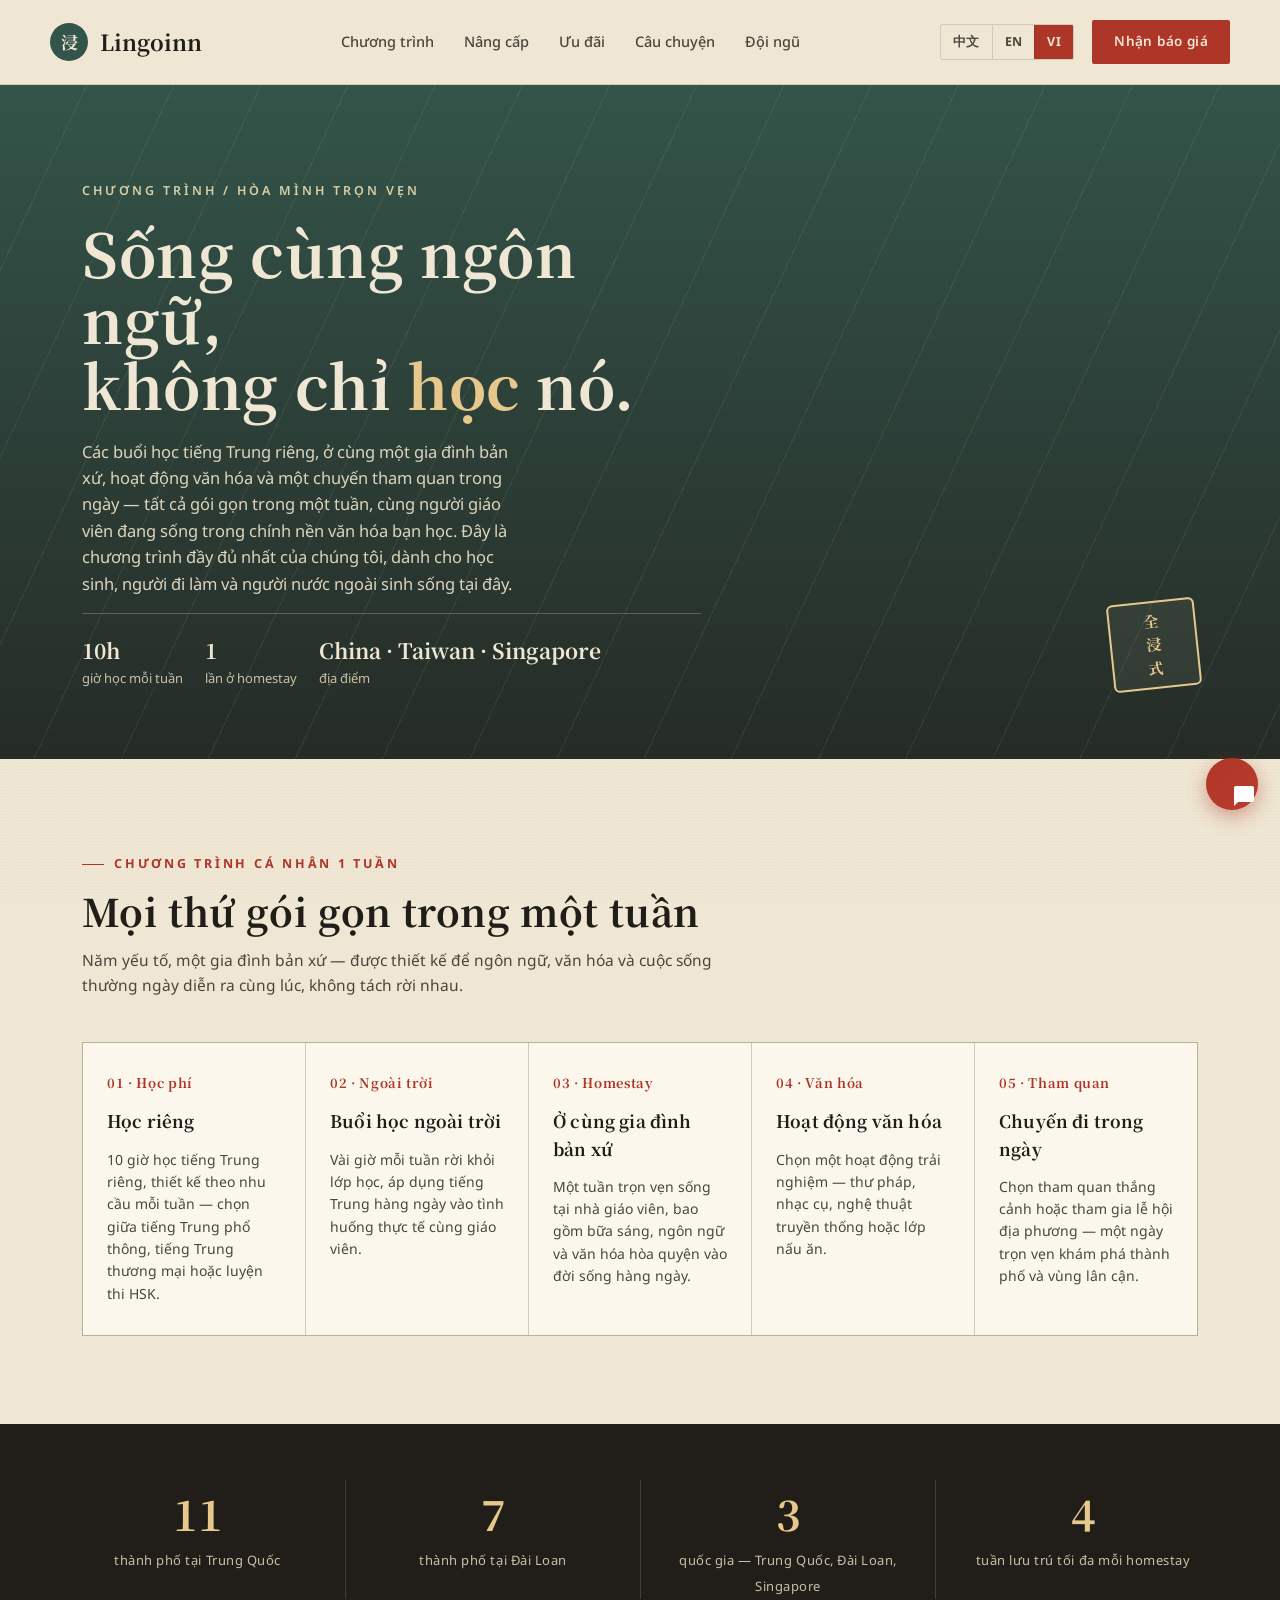
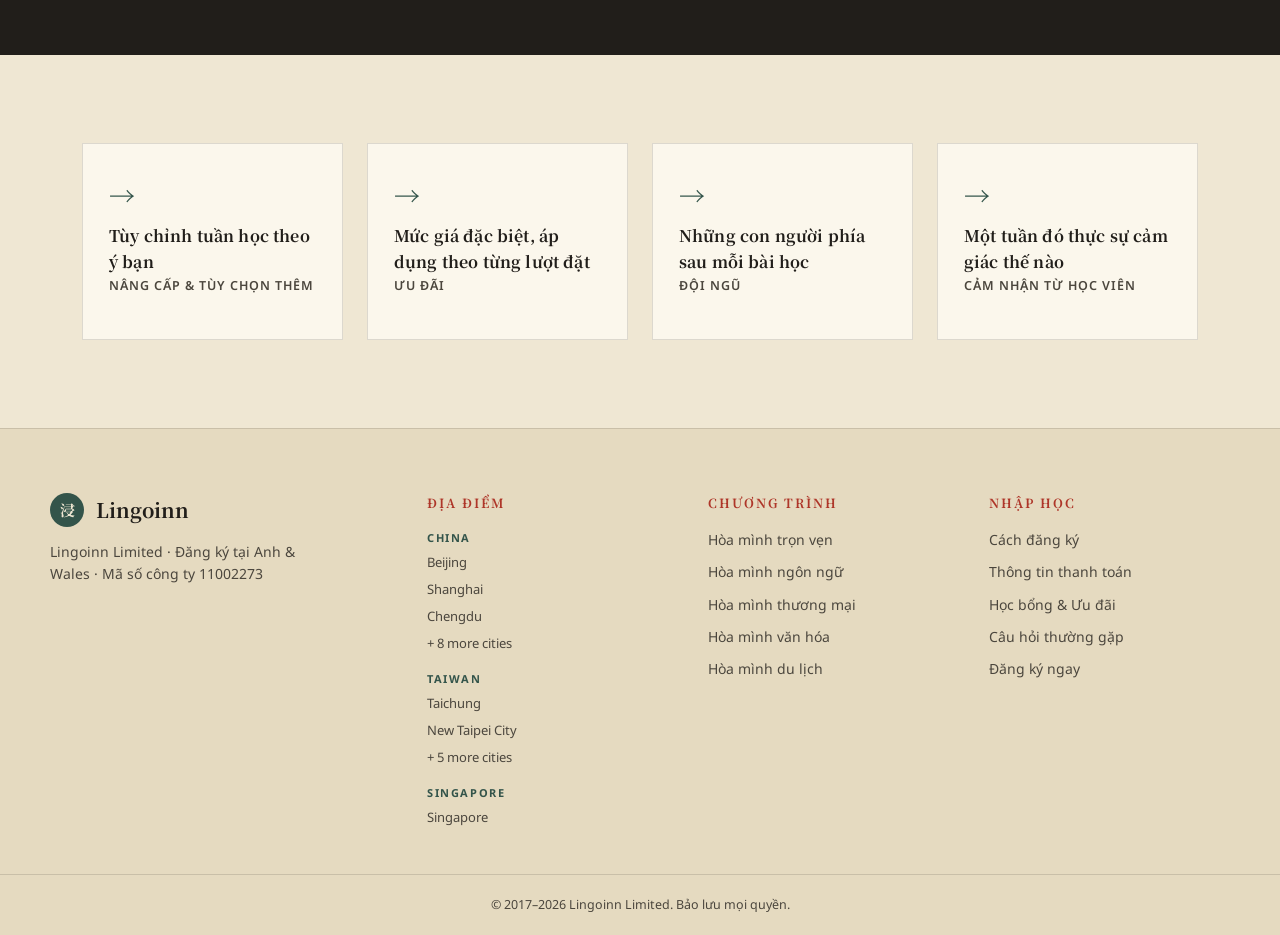
<file: index.html>
<!DOCTYPE html>
<html lang="vi">
<head>
<meta charset="UTF-8">
<meta name="viewport" content="width=device-width, initial-scale=1">
<title>Full Immersion — Lingoinn</title>
<link rel="preconnect" href="https://fonts.googleapis.com">
<link rel="preconnect" href="https://fonts.gstatic.com" crossorigin>
<link href="https://fonts.googleapis.com/css2?family=Noto+Serif+TC:wght@400;600;700&family=Noto+Sans:wght@400;500;600;700&display=swap" rel="stylesheet">
<link rel="stylesheet" href="assets/style.css">
<link rel="stylesheet" href="assets/contact-widget.css">
</head>
<body>

<header>
  <div class="wrap nav">
    <a class="brand" href="index.html"><span class="mark">浸</span> Lingoinn</a>
    <nav class="nav-links">
      <a href="index.html" data-i18n="nav.programme">Programme</a>
      <a href="upgrades.html" data-i18n="nav.upgrades">Upgrades</a>
      <a href="discounts.html" data-i18n="nav.discounts">Discounts</a>
      <a href="stories.html" data-i18n="nav.stories">Stories</a>
      <a href="team.html" data-i18n="nav.team">Team</a>
    </nav>
    <div class="nav-right">
      <div class="lang-switch" id="langSwitch">
        <button data-lang="zh">中文</button>
        <button data-lang="en">EN</button>
        <button data-lang="vi">VI</button>
      </div>
      <a class="nav-cta" href="contact.html" data-i18n="nav.cta">Get a Quote</a>
    </div>
  </div>
</header>

<section class="hero">
  <div class="hero-lines"></div>
  <div class="hero-inner">
    <div>
      <div class="hero-eyebrow" data-i18n="hero.eyebrow">Programmes / Full Immersion</div>
      <h1 data-i18n-html="hero.title">Live the language,<br>not just <em>study</em> it.</h1>
      <p class="lead" data-i18n="hero.lead">Private Mandarin lessons, a host-family homestay, cultural activities and a day trip — woven into one week with a teacher who lives the culture you're learning. Our most complete programme, for students, professionals and expats alike.</p>
      <div class="hero-meta">
        <div><strong>10h</strong><span data-i18n="hero.meta1">tuition / week</span></div>
        <div><strong>1</strong><span data-i18n="hero.meta2">host-family stay</span></div>
        <div><strong>China · Taiwan · Singapore</strong><span data-i18n="hero.meta3">locations</span></div>
      </div>
    </div>
    <div class="hero-side">
      <div class="seal">全 浸 式</div>
    </div>
  </div>
</section>

<section id="programme" class="section-pad">
  <div class="wrap">
    <div class="section-head">
      <div class="eyebrow" data-i18n="programme.eyebrow">One-week Individual Programme</div>
      <h2 data-i18n="programme.h2">Everything folded into a single week</h2>
      <p data-i18n="programme.p">Five elements, one homestay — designed so language, culture and daily life happen at the same time, not in separate boxes.</p>
    </div>
  </div>
  <div class="wrap">
    <div class="program-grid">
      <div class="prog-card">
        <div class="prog-num" data-i18n="prog.1.num">01 · Tuition</div>
        <h3 data-i18n="prog.1.title">Private lessons</h3>
        <p data-i18n="prog.1.desc">10 hours a week of one-to-one, tailored Mandarin — General Chinese, Business Chinese, or HSK exam preparation.</p>
      </div>
      <div class="prog-card">
        <div class="prog-num" data-i18n="prog.2.num">02 · Outdoor</div>
        <h3 data-i18n="prog.2.title">Outdoor sessions</h3>
        <p data-i18n="prog.2.desc">Several hours each week move outside the classroom, applying everyday Mandarin in real situations with your teacher.</p>
      </div>
      <div class="prog-card">
        <div class="prog-num" data-i18n="prog.3.num">03 · Homestay</div>
        <h3 data-i18n="prog.3.title">Host-family stay</h3>
        <p data-i18n="prog.3.desc">A full week living in your teacher's home, breakfast included, with language and culture woven into daily life.</p>
      </div>
      <div class="prog-card">
        <div class="prog-num" data-i18n="prog.4.num">04 · Culture</div>
        <h3 data-i18n="prog.4.title">Cultural activity</h3>
        <p data-i18n="prog.4.desc">Pick one hands-on activity — calligraphy, an instrument, traditional arts, or a cooking class.</p>
      </div>
      <div class="prog-card">
        <div class="prog-num" data-i18n="prog.5.num">05 · Excursion</div>
        <h3 data-i18n="prog.5.title">Day trip</h3>
        <p data-i18n="prog.5.desc">Choose sightseeing or a local festival — a full day exploring the city and region beyond the classroom.</p>
      </div>
    </div>
  </div>
</section>

<section class="stats-band">
  <div class="wrap stats-grid">
    <div class="stat"><strong>11</strong><span data-i18n="stat.1">cities across China</span></div>
    <div class="stat"><strong>7</strong><span data-i18n="stat.2">cities across Taiwan</span></div>
    <div class="stat"><strong>3</strong><span data-i18n="stat.3">countries — China, Taiwan, Singapore</span></div>
    <div class="stat"><strong>4</strong><span data-i18n="stat.4">maximum single homestay</span></div>
  </div>
</section>

<section class="section-pad tight">
  <div class="wrap">
    <div class="discount-grid" style="grid-template-columns:repeat(4,1fr);">
      <a class="discount-card" href="upgrades.html" style="display:block;">
        <div class="pct" style="font-size:26px;">→</div>
        <h3 data-i18n="upgrades.h2">Shape the week around you</h3>
        <p data-i18n="upgrades.eyebrow">Upgrades & Add-ons</p>
      </a>
      <a class="discount-card" href="discounts.html" style="display:block;">
        <div class="pct" style="font-size:26px;">→</div>
        <h3 data-i18n="discounts.h2">Special rates, applied per booking</h3>
        <p data-i18n="discounts.eyebrow">Discounts</p>
      </a>
      <a class="discount-card" href="team.html" style="display:block;">
        <div class="pct" style="font-size:26px;">→</div>
        <h3 data-i18n="team.h2">The people behind every lesson</h3>
        <p data-i18n="team.eyebrow">Our Team</p>
      </a>
      <a class="discount-card" href="stories.html" style="display:block;">
        <div class="pct" style="font-size:26px;">→</div>
        <h3 data-i18n="stories.h2">What the week actually feels like</h3>
        <p data-i18n="stories.eyebrow">Hear From Our Students</p>
      </a>
    </div>
  </div>
</section>

<footer>
  <div class="wrap footer-grid">
    <div>
      <div class="footer-brand"><span class="mark" style="background:var(--jade);color:var(--paper);width:34px;height:34px;border-radius:50%;display:inline-flex;align-items:center;justify-content:center;font-size:15px;">浸</span>Lingoinn</div>
      <p style="max-width:32ch;color:var(--ink-soft);font-size:14px;" data-i18n="footer.tagline">Hoang Xuan Tuan · Vietnam · Company No. 123456</p>
    </div>

    <div class="footer-col">
      <h4 data-i18n="footer.col1">Locations</h4>
      <div class="footer-loc-group">
        <span class="footer-loc-label">China</span>
        <a href="locations.html#loc-china">Beijing</a>
        <a href="locations.html#loc-china">Shanghai</a>
        <a href="locations.html#loc-china">Chengdu</a>
        <a href="locations.html#loc-china">+ 8 more cities</a>
      </div>
      <div class="footer-loc-group">
        <span class="footer-loc-label">Taiwan</span>
        <a href="locations.html#loc-taiwan">Taichung</a>
        <a href="locations.html#loc-taiwan">New Taipei City</a>
        <a href="locations.html#loc-taiwan">+ 5 more cities</a>
      </div>
      <div class="footer-loc-group">
        <span class="footer-loc-label">Singapore</span>
        <a href="locations.html#loc-singapore">Singapore</a>
      </div>
    </div>

    <div class="footer-col">
      <h4 data-i18n="footer.col2">Programmes</h4>
      <a href="programmes.html" data-i18n="footer.prog1">Full Immersion</a>
      <a href="programmes.html#language" data-i18n="footer.prog2">Language Immersion</a>
      <a href="programmes.html#business" data-i18n="footer.prog3">Business Immersion</a>
      <a href="programmes.html#cultural" data-i18n="footer.prog4">Cultural Immersion</a>
      <a href="programmes.html#travel" data-i18n="footer.prog5">Travel Immersion</a>
    </div>

    <div class="footer-col">
      <h4 data-i18n="footer.col3">Admission</h4>
      <a href="admission.html#apply" data-i18n="footer.adm1">How To Apply</a>
      <a href="admission.html#payment" data-i18n="footer.adm2">Payment Info</a>
      <a href="discounts.html" data-i18n="footer.adm3">Scholarships &amp; Discounts</a>
      <a href="admission.html#faq" data-i18n="footer.adm4">FAQ</a>
      <a href="contact.html" data-i18n="footer.adm5">Apply Now</a>
    </div>
  </div>
  <div class="footer-bottom" data-i18n="footer.bottom">Copyright © 2026</div>
</footer>

<button id="backToTop" aria-label="Back to top" title="Back to top">
  <svg viewBox="0 0 24 24" fill="none" stroke="currentColor" stroke-width="2.4" stroke-linecap="round" stroke-linejoin="round">
    <path d="M12 19V5"></path>
    <path d="M6 11l6-6 6 6"></path>
  </svg>
</button>

<script src="assets/app.js"></script>
<script src="assets/contact-widget.js"></script>
</body>
</html>
</file>
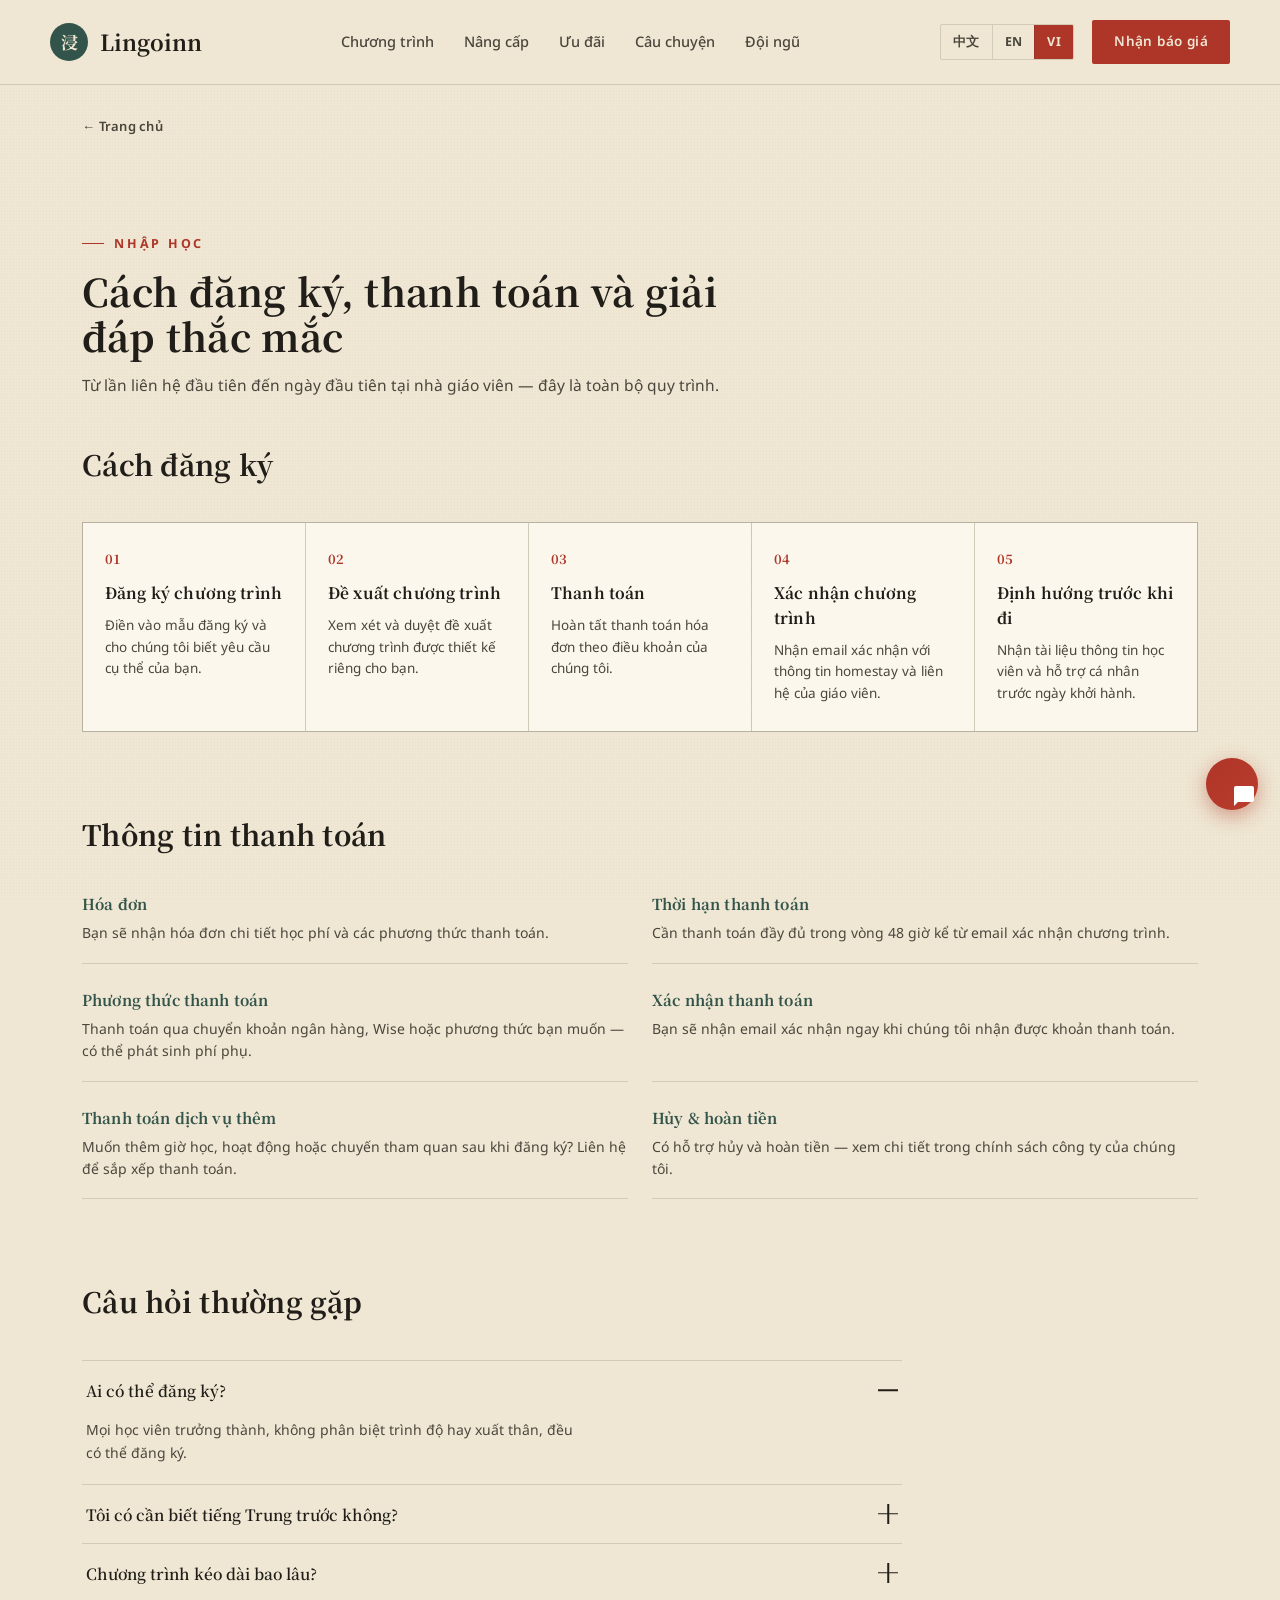
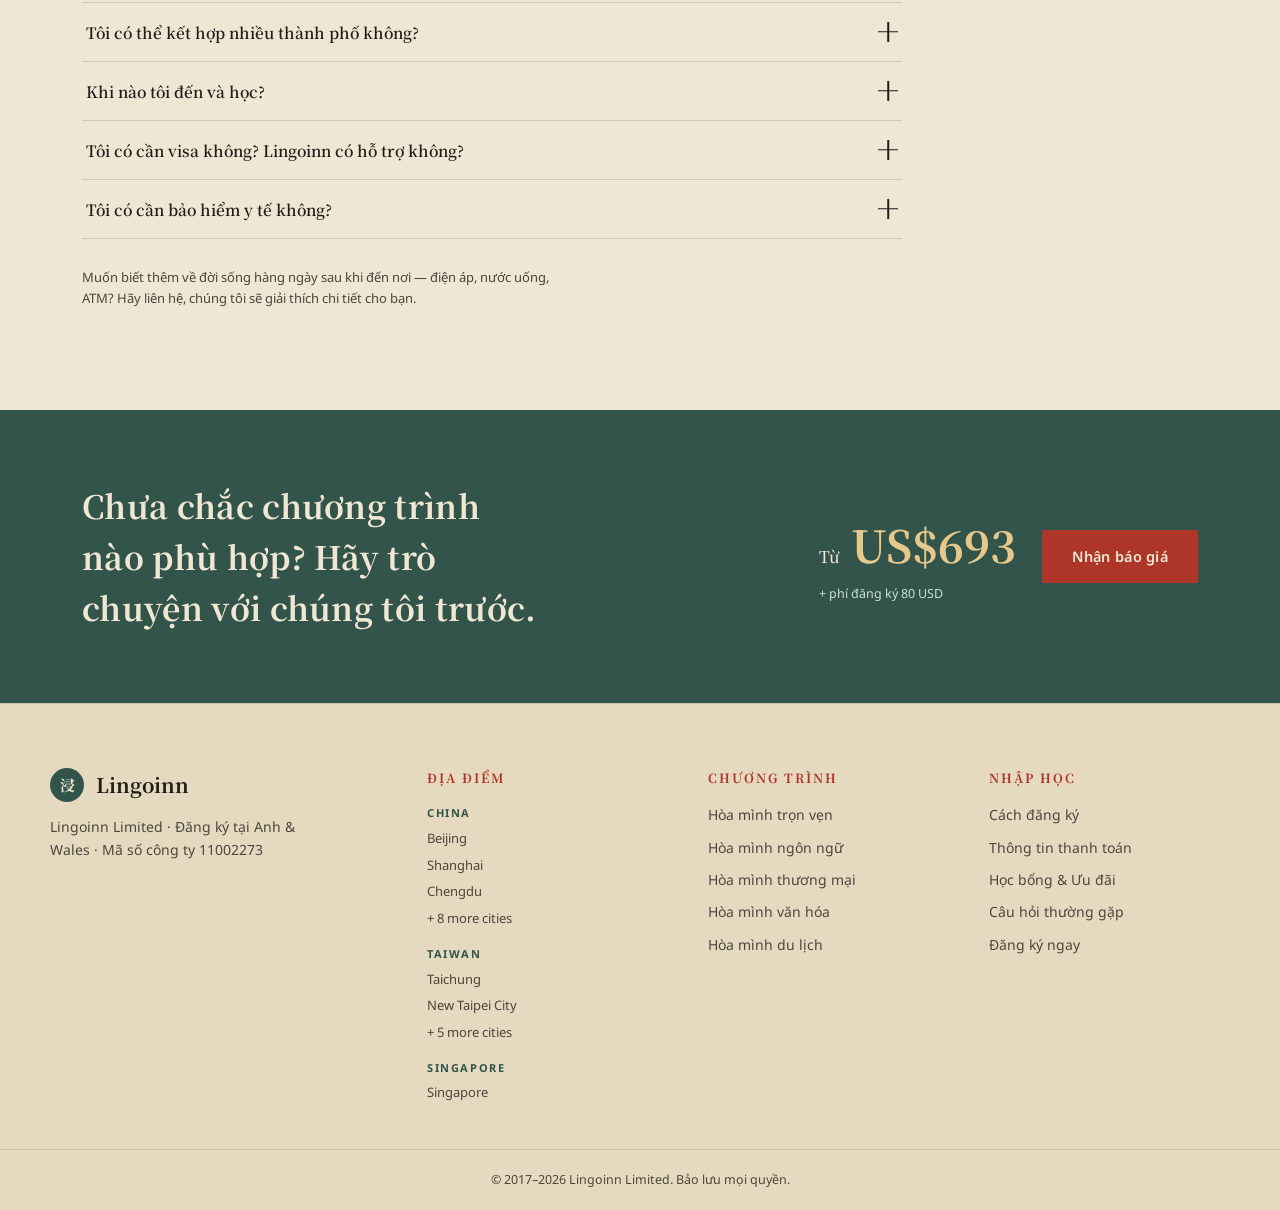
<file: admission.html>
<!DOCTYPE html>
<html lang="vi">
<head>
<meta charset="UTF-8">
<meta name="viewport" content="width=device-width, initial-scale=1">
<title>Admission — Lingoinn</title>
<link rel="preconnect" href="https://fonts.googleapis.com">
<link rel="preconnect" href="https://fonts.gstatic.com" crossorigin>
<link href="https://fonts.googleapis.com/css2?family=Noto+Serif+TC:wght@400;600;700&family=Noto+Sans:wght@400;500;600;700&display=swap" rel="stylesheet">
<link rel="stylesheet" href="assets/style.css">
<link rel="stylesheet" href="assets/contact-widget.css">
<style>
  .adm-block{scroll-margin-top:90px;margin-bottom:80px;}
  .adm-block:last-child{margin-bottom:0;}
  .adm-subhead{margin-bottom:36px;max-width:640px;}
  .adm-subhead h3{font-size:clamp(20px,2.8vw,28px);font-weight:700;}
  .steps{display:grid;grid-template-columns:repeat(5,1fr);gap:1px;background:var(--line);border:1px solid var(--line);}
  @media(max-width:980px){.steps{grid-template-columns:repeat(2,1fr);}}
  @media(max-width:560px){.steps{grid-template-columns:1fr;}}
  .step{background:var(--card);padding:26px 22px;display:flex;flex-direction:column;gap:10px;}
  .step-num{font-family:'Noto Serif TC',serif;font-size:13px;color:var(--seal);font-weight:700;}
  .step h4{font-size:15.5px;font-weight:700;}
  .step p{font-size:13.5px;color:var(--ink-soft);margin:0;}
  .pay-grid{display:grid;grid-template-columns:repeat(2,1fr);gap:24px;}
  @media(max-width:700px){.pay-grid{grid-template-columns:1fr;}}
  .pay-item{border-bottom:1px solid var(--line);padding-bottom:18px;}
  .pay-item h4{font-size:15px;font-weight:700;color:var(--jade);}
  .pay-item p{font-size:14px;color:var(--ink-soft);margin:6px 0 0;}
  .faq-list{max-width:820px;}
  .faq-item{border-bottom:1px solid var(--line);}
  .faq-item:first-child{border-top:1px solid var(--line);}
  .faq-q{width:100%;background:none;border:none;cursor:pointer;text-align:left;padding:18px 4px;display:flex;justify-content:space-between;align-items:center;gap:16px;font-family:'Noto Serif TC',serif;font-size:15.5px;font-weight:600;color:var(--ink);}
  .faq-plus{width:20px;height:20px;flex-shrink:0;position:relative;}
  .faq-plus::before,.faq-plus::after{content:"";position:absolute;background:var(--ink);}
  .faq-plus::before{left:0;top:50%;width:100%;height:1.5px;transform:translateY(-50%);}
  .faq-plus::after{top:0;left:50%;height:100%;width:1.5px;transform:translateX(-50%);transition:transform .25s ease;}
  .faq-item.open .faq-plus::after{transform:translateX(-50%) rotate(90deg);opacity:0;}
  .faq-a{max-height:0;overflow:hidden;transition:max-height .28s ease;}
  .faq-a p{padding:0 4px 20px;color:var(--ink-soft);font-size:14px;max-width:64ch;margin:0;}
  .adm-faq-note{margin-top:28px;font-size:13px;color:var(--ink-soft);max-width:70ch;}
</style>
</head>
<body>

<header>
  <div class="wrap nav">
    <a class="brand" href="index.html"><span class="mark">浸</span> Lingoinn</a>
    <nav class="nav-links">
      <a href="index.html" data-i18n="nav.programme">Programme</a>
      <a href="upgrades.html" data-i18n="nav.upgrades">Upgrades</a>
      <a href="discounts.html" data-i18n="nav.discounts">Discounts</a>
      <a href="stories.html" data-i18n="nav.stories">Stories</a>
      <a href="team.html" data-i18n="nav.team">Team</a>
    </nav>
    <div class="nav-right">
      <div class="lang-switch" id="langSwitch">
        <button data-lang="zh">中文</button>
        <button data-lang="en">EN</button>
        <button data-lang="vi">VI</button>
      </div>
      <a class="nav-cta" href="contact.html" data-i18n="nav.cta">Get a Quote</a>
    </div>
  </div>
</header>

<div class="wrap crumb"><a href="index.html" data-i18n="breadcrumb.home">← Home</a></div>

<section class="section-pad">
  <div class="wrap">
    <div class="section-head">
      <div class="eyebrow" data-i18n="adm.eyebrow">Admission</div>
      <h2 data-i18n="adm.h2">How to apply, pay and get your questions answered</h2>
      <p data-i18n="adm.p">From your first enquiry to your first day at your teacher's home — here's exactly what to expect.</p>
    </div>

    <!-- How to apply -->
    <div class="adm-block" id="apply">
      <div class="adm-subhead"><h3 data-i18n="footer.adm1">How To Apply</h3></div>
      <div class="steps">
        <div class="step"><div class="step-num">01</div><h4 data-i18n="adm.step1.title">Programme registration</h4><p data-i18n="adm.step1.desc">Fill out the registration form with the details of your request.</p></div>
        <div class="step"><div class="step-num">02</div><h4 data-i18n="adm.step2.title">Programme proposal</h4><p data-i18n="adm.step2.desc">Review and approve the tailored programme proposal we put together for you.</p></div>
        <div class="step"><div class="step-num">03</div><h4 data-i18n="adm.step3.title">Payment</h4><p data-i18n="adm.step3.desc">Complete payment of the invoice according to our terms.</p></div>
        <div class="step"><div class="step-num">04</div><h4 data-i18n="adm.step4.title">Programme confirmation</h4><p data-i18n="adm.step4.desc">Receive an email confirming your homestay details and your host teacher's contact information.</p></div>
        <div class="step"><div class="step-num">05</div><h4 data-i18n="adm.step5.title">Pre-departure orientation</h4><p data-i18n="adm.step5.desc">Receive a learner information pack and personal support ahead of your departure.</p></div>
      </div>
    </div>

    <!-- Payment info -->
    <div class="adm-block" id="payment">
      <div class="adm-subhead"><h3 data-i18n="adm.payment.h3">Payment info</h3></div>
      <div class="pay-grid">
        <div class="pay-item"><h4 data-i18n="adm.pay1.title">Invoice</h4><p data-i18n="adm.pay1.desc">You'll receive an invoice detailing tuition fees and payment options.</p></div>
        <div class="pay-item"><h4 data-i18n="adm.pay2.title">Payment timeline</h4><p data-i18n="adm.pay2.desc">Full payment is due within 48 hours of your programme confirmation email.</p></div>
        <div class="pay-item"><h4 data-i18n="adm.pay3.title">Payment options</h4><p data-i18n="adm.pay3.desc">Pay by bank transfer, Wise, or your preferred method — additional charges may apply.</p></div>
        <div class="pay-item"><h4 data-i18n="adm.pay4.title">Confirmation of payment</h4><p data-i18n="adm.pay4.desc">You'll get a confirmation email once your payment is received.</p></div>
        <div class="pay-item"><h4 data-i18n="adm.pay5.title">Extra service payment</h4><p data-i18n="adm.pay5.desc">Adding lessons, activities or tours after enrolment? Contact us to arrange payment.</p></div>
        <div class="pay-item"><h4 data-i18n="adm.pay6.title">Cancellation &amp; refund</h4><p data-i18n="adm.pay6.desc">Cancellations and refunds are available — see our company policies for details.</p></div>
      </div>
    </div>

    <!-- FAQ -->
    <div class="adm-block" id="faq">
      <div class="adm-subhead"><h3 data-i18n="adm.faq.h3">Frequently asked questions</h3></div>
      <div class="faq-list" id="faqAccordion">
        <div class="faq-item open">
          <button class="faq-q"><span data-i18n="adm.faq1.q">Who can apply?</span><span class="faq-plus"></span></button>
          <div class="faq-a" style="max-height:120px;"><p data-i18n="adm.faq1.a">Adult learners of any background and language level are welcome to apply.</p></div>
        </div>
        <div class="faq-item">
          <button class="faq-q"><span data-i18n="adm.faq2.q">Do I need prior knowledge of Chinese?</span><span class="faq-plus"></span></button>
          <div class="faq-a"><p data-i18n="adm.faq2.a">No — learners of all levels, including complete beginners, can join.</p></div>
        </div>
        <div class="faq-item">
          <button class="faq-q"><span data-i18n="adm.faq3.q">How long is the programme?</span><span class="faq-plus"></span></button>
          <div class="faq-a"><p data-i18n="adm.faq3.a">Anywhere from one to four weeks, or longer if you'd like to extend.</p></div>
        </div>
        <div class="faq-item">
          <button class="faq-q"><span data-i18n="adm.faq4.q">Can I combine two or more cities?</span><span class="faq-plus"></span></button>
          <div class="faq-a"><p data-i18n="adm.faq4.a">Yes — stay with host teachers in as many cities as you like, for as long as you like.</p></div>
        </div>
        <div class="faq-item">
          <button class="faq-q"><span data-i18n="adm.faq5.q">When do I arrive and have lessons?</span><span class="faq-plus"></span></button>
          <div class="faq-a"><p data-i18n="adm.faq5.a">Programmes start on Monday, so you'll arrive at your teacher's home the Saturday or Sunday before. Lessons run Monday to Friday at agreed times.</p></div>
        </div>
        <div class="faq-item">
          <button class="faq-q"><span data-i18n="adm.faq6.q">Do I need a visa, and will Lingoinn help?</span><span class="faq-plus"></span></button>
          <div class="faq-a"><p data-i18n="adm.faq6.a">Yes, a tourist visa is required for China; we advise on the application and provide an invitation letter.</p></div>
        </div>
        <div class="faq-item">
          <button class="faq-q"><span data-i18n="adm.faq7.q">Do I need health insurance?</span><span class="faq-plus"></span></button>
          <div class="faq-a"><p data-i18n="adm.faq7.a">Yes — international health insurance is strongly recommended, and we're happy to point you to options.</p></div>
        </div>
      </div>
      <p class="adm-faq-note" data-i18n="adm.faq.note">Have a question about daily life once you arrive — voltage, tap water, ATMs? Get in touch and we'll walk you through it.</p>
    </div>

  </div>
</section>

<section class="cta-band" id="quote">
  <div class="wrap cta-inner">
    <h2 data-i18n="cta.h2">Not sure which programme fits? Talk it through with us first.</h2>
    <div class="price-block">
      <div>
        <div class="figure"><small data-i18n="cta.from">From</small> US$693</div>
        <div class="reg" data-i18n="cta.reg">+ US$80 registration fee</div>
      </div>
      <a class="btn-primary" href="contact.html" data-i18n="cta.btn">Get a Quote</a>
    </div>
  </div>
</section>

<footer>
  <div class="wrap footer-grid">
    <div>
      <div class="footer-brand"><span class="mark" style="background:var(--jade);color:var(--paper);width:34px;height:34px;border-radius:50%;display:inline-flex;align-items:center;justify-content:center;font-size:15px;">浸</span>Lingoinn</div>
      <p style="max-width:32ch;color:var(--ink-soft);font-size:14px;" data-i18n="footer.tagline">Hoang Xuan Tuan · Vietnam · Company No. 123456</p>
    </div>

    <div class="footer-col">
      <h4 data-i18n="footer.col1">Locations</h4>
      <div class="footer-loc-group">
        <span class="footer-loc-label">China</span>
        <a href="locations.html#loc-china">Beijing</a>
        <a href="locations.html#loc-china">Shanghai</a>
        <a href="locations.html#loc-china">Chengdu</a>
        <a href="locations.html#loc-china">+ 8 more cities</a>
      </div>
      <div class="footer-loc-group">
        <span class="footer-loc-label">Taiwan</span>
        <a href="locations.html#loc-taiwan">Taichung</a>
        <a href="locations.html#loc-taiwan">New Taipei City</a>
        <a href="locations.html#loc-taiwan">+ 5 more cities</a>
      </div>
      <div class="footer-loc-group">
        <span class="footer-loc-label">Singapore</span>
        <a href="locations.html#loc-singapore">Singapore</a>
      </div>
    </div>

    <div class="footer-col">
      <h4 data-i18n="footer.col2">Programmes</h4>
      <a href="programmes.html" data-i18n="footer.prog1">Full Immersion</a>
      <a href="programmes.html#language" data-i18n="footer.prog2">Language Immersion</a>
      <a href="programmes.html#business" data-i18n="footer.prog3">Business Immersion</a>
      <a href="programmes.html#cultural" data-i18n="footer.prog4">Cultural Immersion</a>
      <a href="programmes.html#travel" data-i18n="footer.prog5">Travel Immersion</a>
    </div>

    <div class="footer-col">
      <h4 data-i18n="footer.col3">Admission</h4>
      <a href="admission.html#apply" data-i18n="footer.adm1">How To Apply</a>
      <a href="admission.html#payment" data-i18n="footer.adm2">Payment Info</a>
      <a href="discounts.html" data-i18n="footer.adm3">Scholarships &amp; Discounts</a>
      <a href="admission.html#faq" data-i18n="footer.adm4">FAQ</a>
      <a href="contact.html" data-i18n="footer.adm5">Apply Now</a>
    </div>
  </div>
  <div class="footer-bottom" data-i18n="footer.bottom">Copyright © 2026</div>
</footer>

<button id="backToTop" aria-label="Back to top" title="Back to top">
  <svg viewBox="0 0 24 24" fill="none" stroke="currentColor" stroke-width="2.4" stroke-linecap="round" stroke-linejoin="round">
    <path d="M12 19V5"></path>
    <path d="M6 11l6-6 6 6"></path>
  </svg>
</button>

<script src="assets/app.js"></script>
<script src="assets/contact-widget.js"></script>
<script>
  document.querySelectorAll('.faq-item').forEach(function(item){
    var btn = item.querySelector('.faq-q');
    var panel = item.querySelector('.faq-a');
    btn.addEventListener('click', function(){
      var isOpen = item.classList.contains('open');
      document.querySelectorAll('.faq-item.open').forEach(function(o){
        o.classList.remove('open');
        o.querySelector('.faq-a').style.maxHeight = null;
      });
      if(!isOpen){
        item.classList.add('open');
        panel.style.maxHeight = panel.scrollHeight + 'px';
      }
    });
  });
</script>
</body>
</html>
</file>
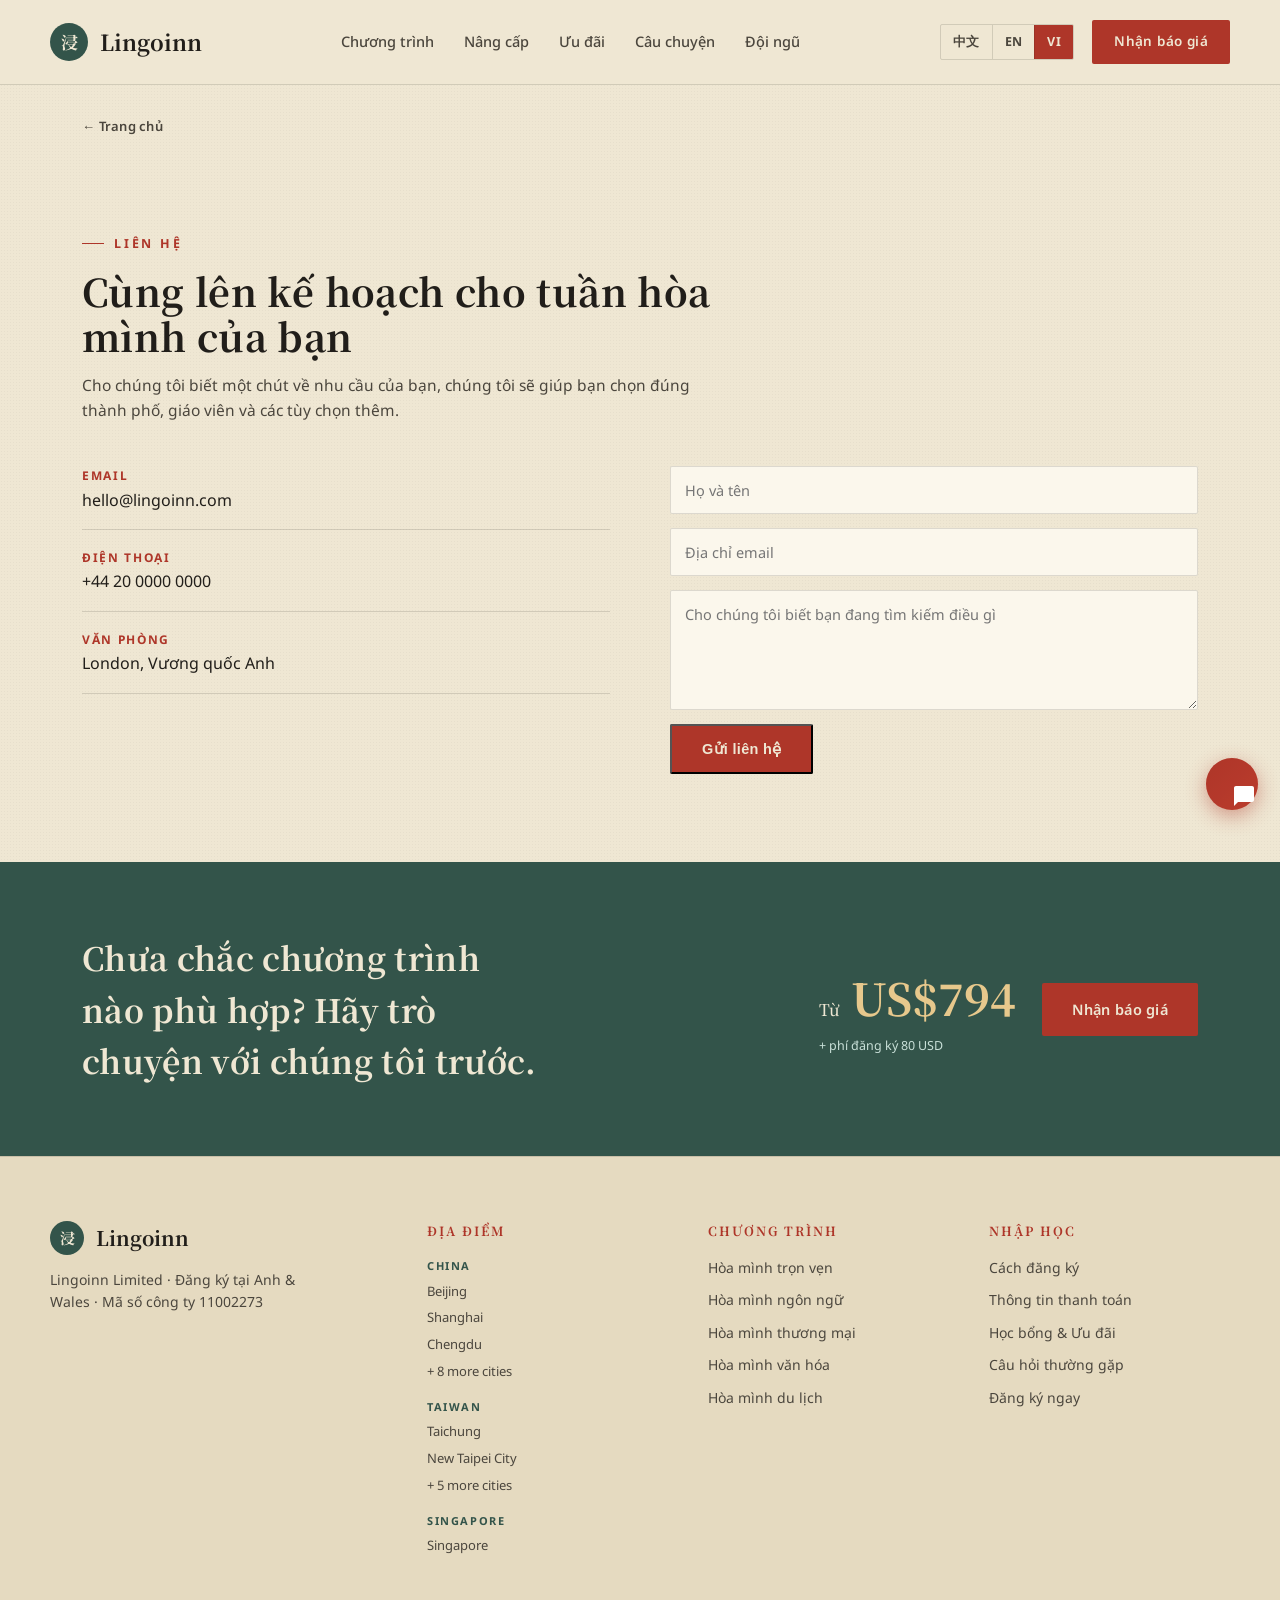
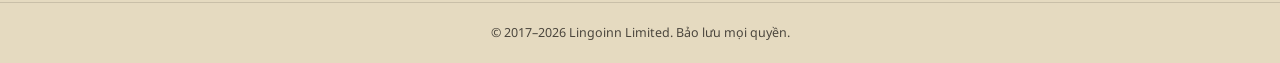
<file: contact.html>
<!DOCTYPE html>
<html lang="vi">
<head>
<meta charset="UTF-8">
<meta name="viewport" content="width=device-width, initial-scale=1">
<title>Contact — Lingoinn</title>
<link rel="preconnect" href="https://fonts.googleapis.com">
<link rel="preconnect" href="https://fonts.gstatic.com" crossorigin>
<link href="https://fonts.googleapis.com/css2?family=Noto+Serif+TC:wght@400;600;700&family=Noto+Sans:wght@400;500;600;700&display=swap" rel="stylesheet">
<link rel="stylesheet" href="assets/style.css">
<link rel="stylesheet" href="assets/contact-widget.css">
</head>
<body>

<header>
  <div class="wrap nav">
    <a class="brand" href="index.html"><span class="mark">浸</span> Lingoinn</a>
    <nav class="nav-links">
      <a href="index.html" data-i18n="nav.programme">Programme</a>
      <a href="upgrades.html" data-i18n="nav.upgrades">Upgrades</a>
      <a href="discounts.html" data-i18n="nav.discounts">Discounts</a>
      <a href="stories.html" data-i18n="nav.stories">Stories</a>
      <a href="team.html" data-i18n="nav.team">Team</a>
    </nav>
    <div class="nav-right">
      <div class="lang-switch" id="langSwitch">
        <button data-lang="zh">中文</button>
        <button data-lang="en">EN</button>
        <button data-lang="vi">VI</button>
      </div>
      <a class="nav-cta" href="contact.html" data-i18n="nav.cta">Get a Quote</a>
    </div>
  </div>
</header>

<div class="wrap crumb"><a href="index.html" data-i18n="breadcrumb.home">← Home</a></div></div><section class="section-pad">
  <div class="wrap">
    <div class="section-head">
      <div class="eyebrow" data-i18n="contact.eyebrow">Contact</div>
      <h2 data-i18n="contact.h2">Let's plan your immersion week</h2>
      <p data-i18n="contact.p">Tell us a little about what you're looking for and we'll help you pick the right city, teacher and add-ons.</p>
    </div>
    <div class="contact-grid">
      <ul class="contact-list">
        <li><span class="label" data-i18n="contact.info1label">Email</span><span class="value" data-i18n="contact.info1value">hello@lingoinn.com</span></li>
        <li><span class="label" data-i18n="contact.info2label">Phone</span><span class="value" data-i18n="contact.info2value">+44 20 0000 0000</span></li>
        <li><span class="label" data-i18n="contact.info3label">Office</span><span class="value" data-i18n="contact.info3value">London, United Kingdom</span></li>
      </ul>
      <form class="contact-form" onsubmit="return false;">
        <input type="text" data-i18n-placeholder="contact.formName" placeholder="Full name">
        <input type="email" data-i18n-placeholder="contact.formEmail" placeholder="Email address">
        <textarea data-i18n-placeholder="contact.formMessage" placeholder="Tell us what you're looking for"></textarea>
        <button class="btn-primary" type="submit" data-i18n="contact.formBtn">Send message</button>
      </form>
    </div>
  </div>
</section>

<section class="cta-band" id="quote">
  <div class="wrap cta-inner">
    <h2 data-i18n="cta.h2">Not sure which programme fits? Talk it through with us first.</h2>
    <div class="price-block">
      <div>
        <div class="figure"><small data-i18n="cta.from">From</small> US$794</div>
        <div class="reg" data-i18n="cta.reg">+ US$80 registration fee</div>
      </div>
      <a class="btn-primary" href="contact.html" data-i18n="cta.btn">Get a Quote</a>
    </div>
  </div>
</section>

<footer>
  <div class="wrap footer-grid">
    <div>
      <div class="footer-brand"><span class="mark" style="background:var(--jade);color:var(--paper);width:34px;height:34px;border-radius:50%;display:inline-flex;align-items:center;justify-content:center;font-size:15px;">浸</span>Lingoinn</div>
      <p style="max-width:32ch;color:var(--ink-soft);font-size:14px;" data-i18n="footer.tagline">Hoang Xuan Tuan · Vietnam · Company No. 123456</p>
    </div>

    <div class="footer-col">
      <h4 data-i18n="footer.col1">Locations</h4>
      <div class="footer-loc-group">
        <span class="footer-loc-label">China</span>
        <a href="locations.html#loc-china">Beijing</a>
        <a href="locations.html#loc-china">Shanghai</a>
        <a href="locations.html#loc-china">Chengdu</a>
        <a href="locations.html#loc-china">+ 8 more cities</a>
      </div>
      <div class="footer-loc-group">
        <span class="footer-loc-label">Taiwan</span>
        <a href="locations.html#loc-taiwan">Taichung</a>
        <a href="locations.html#loc-taiwan">New Taipei City</a>
        <a href="locations.html#loc-taiwan">+ 5 more cities</a>
      </div>
      <div class="footer-loc-group">
        <span class="footer-loc-label">Singapore</span>
        <a href="locations.html#loc-singapore">Singapore</a>
      </div>
    </div>

    <div class="footer-col">
      <h4 data-i18n="footer.col2">Programmes</h4>
      <a href="programmes.html" data-i18n="footer.prog1">Full Immersion</a>
      <a href="programmes.html#language" data-i18n="footer.prog2">Language Immersion</a>
      <a href="programmes.html#business" data-i18n="footer.prog3">Business Immersion</a>
      <a href="programmes.html#cultural" data-i18n="footer.prog4">Cultural Immersion</a>
      <a href="programmes.html#travel" data-i18n="footer.prog5">Travel Immersion</a>
    </div>

    <div class="footer-col">
      <h4 data-i18n="footer.col3">Admission</h4>
      <a href="admission.html#apply" data-i18n="footer.adm1">How To Apply</a>
      <a href="admission.html#payment" data-i18n="footer.adm2">Payment Info</a>
      <a href="discounts.html" data-i18n="footer.adm3">Scholarships &amp; Discounts</a>
      <a href="admission.html#faq" data-i18n="footer.adm4">FAQ</a>
      <a href="contact.html" data-i18n="footer.adm5">Apply Now</a>
    </div>
  </div>
  <div class="footer-bottom" data-i18n="footer.bottom">Copyright © 2026</div>
</footer>

<button id="backToTop" aria-label="Back to top" title="Back to top">
  <svg viewBox="0 0 24 24" fill="none" stroke="currentColor" stroke-width="2.4" stroke-linecap="round" stroke-linejoin="round">
    <path d="M12 19V5"></path>
    <path d="M6 11l6-6 6 6"></path>
  </svg>
</button>

<script src="assets/app.js"></script>
<script src="assets/contact-widget.js"></script>
</body>
</html>
</file>
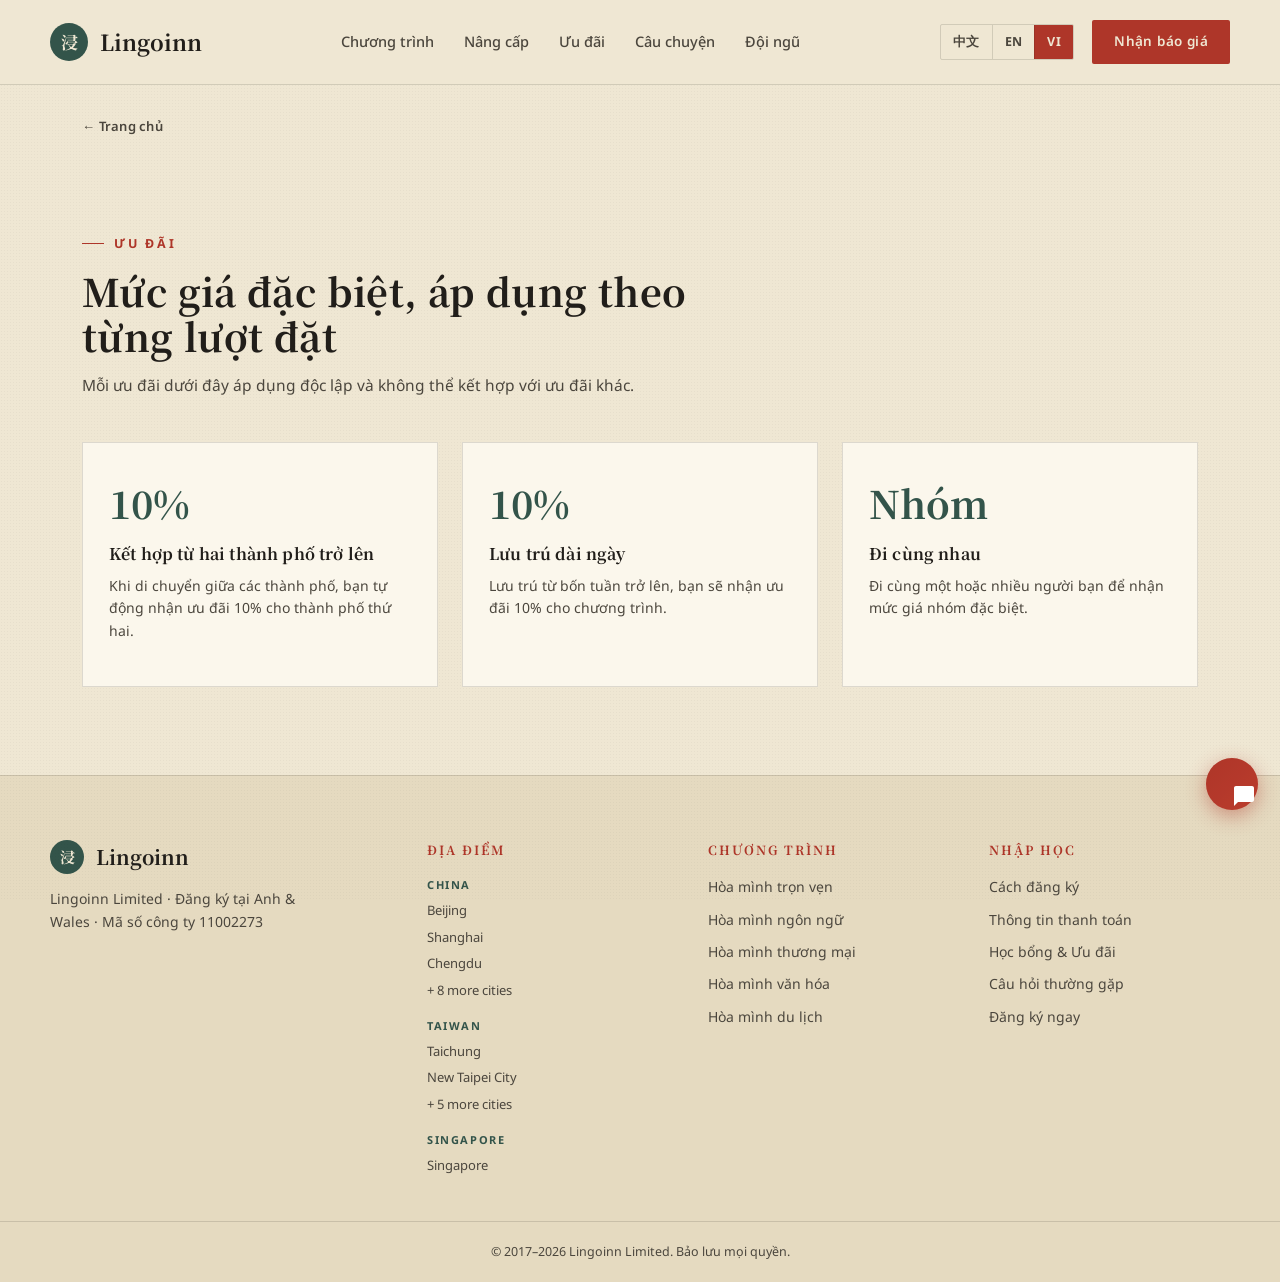
<file: discounts.html>
<!DOCTYPE html>
<html lang="vi">
<head>
<meta charset="UTF-8">
<meta name="viewport" content="width=device-width, initial-scale=1">
<title>Discounts — Lingoinn</title>
<link rel="preconnect" href="https://fonts.googleapis.com">
<link rel="preconnect" href="https://fonts.gstatic.com" crossorigin>
<link href="https://fonts.googleapis.com/css2?family=Noto+Serif+TC:wght@400;600;700&family=Noto+Sans:wght@400;500;600;700&display=swap" rel="stylesheet">
<link rel="stylesheet" href="assets/style.css">
<link rel="stylesheet" href="assets/contact-widget.css">
</head>
<body>

<header>
  <div class="wrap nav">
    <a class="brand" href="index.html"><span class="mark">浸</span> Lingoinn</a>
    <nav class="nav-links">
      <a href="index.html" data-i18n="nav.programme">Programme</a>
      <a href="upgrades.html" data-i18n="nav.upgrades">Upgrades</a>
      <a href="discounts.html" data-i18n="nav.discounts">Discounts</a>
      <a href="stories.html" data-i18n="nav.stories">Stories</a>
      <a href="team.html" data-i18n="nav.team">Team</a>
    </nav>
    <div class="nav-right">
      <div class="lang-switch" id="langSwitch">
        <button data-lang="zh">中文</button>
        <button data-lang="en">EN</button>
        <button data-lang="vi">VI</button>
      </div>
      <a class="nav-cta" href="contact.html" data-i18n="nav.cta">Get a Quote</a>
    </div>
  </div>
</header>

<div class="wrap crumb"><a href="index.html" data-i18n="breadcrumb.home">&larr; Home</a></div>
<section id="discounts" class="section-pad">
  <div class="wrap">
    <div class="section-head">
      <div class="eyebrow" data-i18n="discounts.eyebrow">Discounts</div>
      <h2 data-i18n="discounts.h2">Special rates, applied per booking</h2>
      <p data-i18n="discounts.p">Each discount below applies on its own and cannot be combined with another.</p>
    </div>
    <div class="discount-grid">
      <div class="discount-card">
        <div class="pct">10%</div>
        <h3 data-i18n="disc.1.title">Combining two or more cities</h3>
        <p data-i18n="disc.1.desc">Travel between cities and receive an automatic 10% discount on your second city.</p>
      </div>
      <div class="discount-card">
        <div class="pct">10%</div>
        <h3 data-i18n="disc.2.title">Long stays</h3>
        <p data-i18n="disc.2.desc">Stay four weeks or more and receive a 10% discount on your programme.</p>
      </div>
      <div class="discount-card">
        <div class="pct" data-i18n="disc.3.pct">Group</div>
        <h3 data-i18n="disc.3.title">Travelling together</h3>
        <p data-i18n="disc.3.desc">Bring one or more companions and unlock special group rates on your booking.</p>
      </div>
    </div>
  </div>
</section>

<footer>
  <div class="wrap footer-grid">
    <div>
      <div class="footer-brand"><span class="mark" style="background:var(--jade);color:var(--paper);width:34px;height:34px;border-radius:50%;display:inline-flex;align-items:center;justify-content:center;font-size:15px;">浸</span>Lingoinn</div>
      <p style="max-width:32ch;color:var(--ink-soft);font-size:14px;" data-i18n="footer.tagline">Hoang Xuan Tuan · Vietnam · Company No. 123456</p>
    </div>

    <div class="footer-col">
      <h4 data-i18n="footer.col1">Locations</h4>
      <div class="footer-loc-group">
        <span class="footer-loc-label">China</span>
        <a href="locations.html#loc-china">Beijing</a>
        <a href="locations.html#loc-china">Shanghai</a>
        <a href="locations.html#loc-china">Chengdu</a>
        <a href="locations.html#loc-china">+ 8 more cities</a>
      </div>
      <div class="footer-loc-group">
        <span class="footer-loc-label">Taiwan</span>
        <a href="locations.html#loc-taiwan">Taichung</a>
        <a href="locations.html#loc-taiwan">New Taipei City</a>
        <a href="locations.html#loc-taiwan">+ 5 more cities</a>
      </div>
      <div class="footer-loc-group">
        <span class="footer-loc-label">Singapore</span>
        <a href="locations.html#loc-singapore">Singapore</a>
      </div>
    </div>

    <div class="footer-col">
      <h4 data-i18n="footer.col2">Programmes</h4>
      <a href="programmes.html" data-i18n="footer.prog1">Full Immersion</a>
      <a href="programmes.html#language" data-i18n="footer.prog2">Language Immersion</a>
      <a href="programmes.html#business" data-i18n="footer.prog3">Business Immersion</a>
      <a href="programmes.html#cultural" data-i18n="footer.prog4">Cultural Immersion</a>
      <a href="programmes.html#travel" data-i18n="footer.prog5">Travel Immersion</a>
    </div>

    <div class="footer-col">
      <h4 data-i18n="footer.col3">Admission</h4>
      <a href="admission.html#apply" data-i18n="footer.adm1">How To Apply</a>
      <a href="admission.html#payment" data-i18n="footer.adm2">Payment Info</a>
      <a href="discounts.html" data-i18n="footer.adm3">Scholarships &amp; Discounts</a>
      <a href="admission.html#faq" data-i18n="footer.adm4">FAQ</a>
      <a href="contact.html" data-i18n="footer.adm5">Apply Now</a>
    </div>
  </div>
  <div class="footer-bottom" data-i18n="footer.bottom">Copyright © 2026</div>
</footer>

<button id="backToTop" aria-label="Back to top" title="Back to top">
  <svg viewBox="0 0 24 24" fill="none" stroke="currentColor" stroke-width="2.4" stroke-linecap="round" stroke-linejoin="round">
    <path d="M12 19V5"></path>
    <path d="M6 11l6-6 6 6"></path>
  </svg>
</button>

<script src="assets/app.js"></script>
<script src="assets/contact-widget.js"></script>
</body>
</html>
</file>
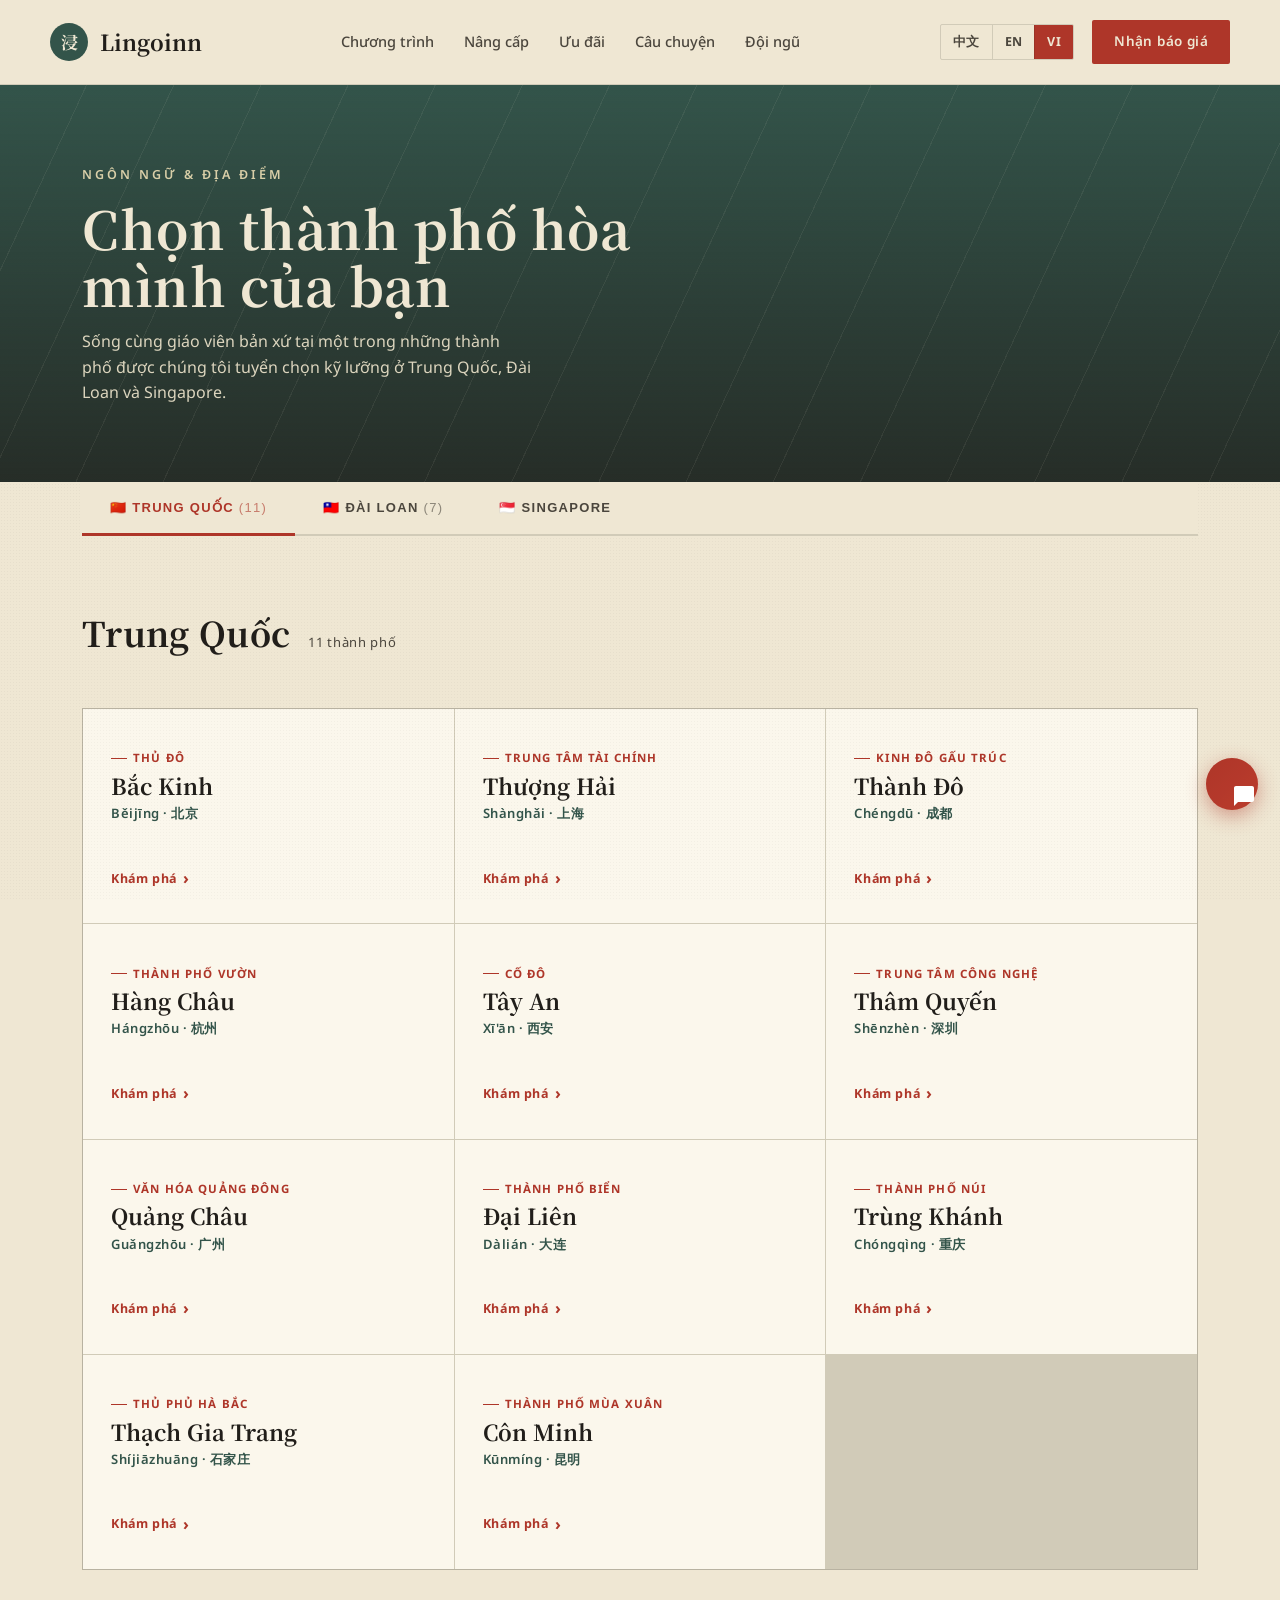
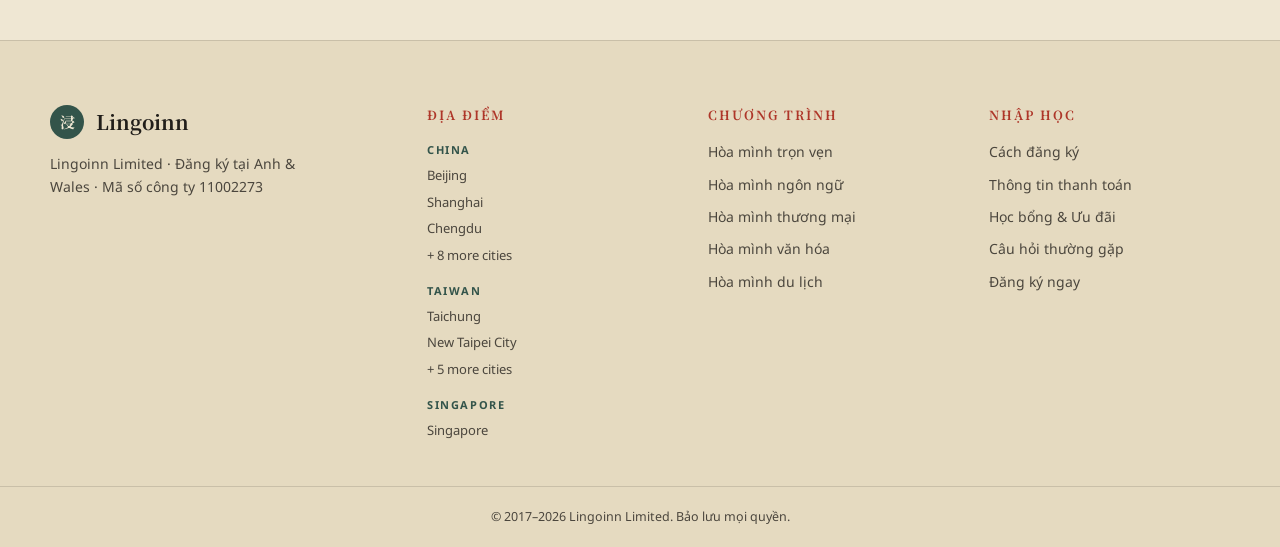
<file: locations.html>
<!DOCTYPE html>
<html lang="vi">
<head>
<meta charset="UTF-8">
<meta name="viewport" content="width=device-width, initial-scale=1">
<title>Locations — Lingoinn</title>
<link rel="preconnect" href="https://fonts.googleapis.com">
<link rel="preconnect" href="https://fonts.gstatic.com" crossorigin>
<link href="https://fonts.googleapis.com/css2?family=Noto+Serif+TC:wght@400;600;700&family=Noto+Sans:wght@400;500;600;700&display=swap" rel="stylesheet">
<link rel="stylesheet" href="assets/style.css">
<link rel="stylesheet" href="assets/contact-widget.css">
<style>
  .loc-hero {
    background: linear-gradient(180deg, rgba(33,30,26,0) 0%, rgba(33,30,26,0.72) 100%), var(--jade);
    color: var(--paper);
    padding: 80px 0 60px;
    position: relative;
    overflow: hidden;
  }
  .loc-hero::before {
    content: "";
    position: absolute;
    inset: 0;
    opacity: 0.14;
    background-image: repeating-linear-gradient(115deg, transparent 0 78px, rgba(239,231,211,0.5) 78px 79px);
  }
  .loc-hero-inner { position: relative; z-index: 2; }
  .loc-hero .hero-eyebrow { font-size:12.5px;letter-spacing:0.24em;text-transform:uppercase;color:#D9CFA8;font-weight:600;margin-bottom:14px; }
  .loc-hero h1 { font-size:clamp(30px,4.5vw,52px);line-height:1.1;color:var(--paper);font-weight:700;max-width:20ch;margin:0 0 16px; }
  .loc-hero p { color:#DCD5BE;font-size:16px;max-width:50ch; }

  .loc-tabs { display:flex;gap:0;border-bottom:2px solid var(--line);margin-bottom:0;position:sticky;top:0;z-index:10;background:var(--paper); }
  .loc-tab { padding:18px 28px;font-size:13px;font-weight:700;letter-spacing:0.1em;text-transform:uppercase;color:var(--ink-soft);cursor:pointer;border:none;background:none;border-bottom:3px solid transparent;margin-bottom:-2px;transition:color .2s,border-color .2s; }
  .loc-tab:hover { color:var(--seal); }
  .loc-tab.active { color:var(--seal);border-bottom-color:var(--seal); }
  @media(max-width:640px){.loc-tab{padding:14px 16px;font-size:11.5px;}}

  .loc-country { display:none; padding:70px 0; }
  .loc-country.active { display:block; }

  .loc-country-header { display:flex;align-items:baseline;gap:18px;margin-bottom:48px; }
  .loc-country-header h2 { font-size:clamp(22px,3vw,34px);font-weight:700;margin:0; }
  .loc-country-header .loc-count { font-size:13px;color:var(--ink-soft);letter-spacing:0.05em; }

  .loc-city-grid { display:grid;grid-template-columns:repeat(3,1fr);gap:1px;background:var(--line);border:1px solid var(--line); }
  @media(max-width:900px){.loc-city-grid{grid-template-columns:repeat(2,1fr);}}
  @media(max-width:560px){.loc-city-grid{grid-template-columns:1fr;}}

  .loc-city-card { background:var(--card);padding:32px 28px;display:flex;flex-direction:column;gap:14px;cursor:pointer;transition:background .2s; }
  .loc-city-card:hover { background:#f5f0e4; }
  .loc-city-card.expanded { background:#f0ead8; }

  .loc-city-name { font-family:'Noto Serif TC',serif;font-size:22px;font-weight:700;color:var(--ink); }
  .loc-city-pinyin { font-size:13px;color:var(--jade);font-weight:600;letter-spacing:0.04em; }
  .loc-city-tag { display:inline-flex;align-items:center;gap:6px;font-size:11.5px;font-weight:700;color:var(--seal);letter-spacing:0.1em;text-transform:uppercase; }
  .loc-city-tag::before { content:"";width:16px;height:1px;background:var(--seal); }

  .loc-city-detail { max-height:0;overflow:hidden;transition:max-height .4s ease; }
  .loc-city-card.expanded .loc-city-detail { max-height:800px; }
  .loc-city-desc { font-size:14.5px;color:var(--ink-soft);line-height:1.7;margin:0;padding-top:16px;border-top:1px solid var(--line); }
  .loc-city-facts { display:flex;flex-direction:column;gap:10px;margin-top:16px; }
  .loc-city-fact { display:flex;gap:10px;align-items:flex-start;font-size:13.5px;color:var(--ink-soft); }
  .loc-city-fact strong { color:var(--ink);min-width:80px;font-size:12px;letter-spacing:0.06em;text-transform:uppercase;padding-top:2px; }
  .loc-city-did { margin-top:14px;padding:12px 16px;background:rgba(51,84,74,0.07);border-left:3px solid var(--jade);font-size:13px;color:var(--jade-light);font-style:italic; }

  .loc-city-toggle { margin-top:auto;padding-top:14px;font-size:12.5px;font-weight:700;color:var(--seal);letter-spacing:0.05em;display:flex;align-items:center;gap:6px; }
  .loc-city-toggle::after { content:"›";font-size:16px;transition:transform .25s; }
  .loc-city-card.expanded .loc-city-toggle::after { transform:rotate(90deg); }
</style>
</head>
<body>

<header>
  <div class="wrap nav">
    <a class="brand" href="index.html"><span class="mark">浸</span> Lingoinn</a>
    <nav class="nav-links">
      <a href="index.html" data-i18n="nav.programme">Programme</a>
      <a href="upgrades.html" data-i18n="nav.upgrades">Upgrades</a>
      <a href="discounts.html" data-i18n="nav.discounts">Discounts</a>
      <a href="stories.html" data-i18n="nav.stories">Stories</a>
      <a href="team.html" data-i18n="nav.team">Team</a>
    </nav>
    <div class="nav-right">
      <div class="lang-switch" id="langSwitch">
        <button data-lang="zh">中文</button>
        <button data-lang="en">EN</button>
        <button data-lang="vi">VI</button>
      </div>
      <a class="nav-cta" href="contact.html" data-i18n="nav.cta">Get a Quote</a>
    </div>
  </div>
</header>

<section class="loc-hero">
  <div class="wrap loc-hero-inner">
    <div class="hero-eyebrow" data-i18n="loc.hero.eyebrow">Language &amp; Locations</div>
    <h1 data-i18n="loc.hero.h1">Choose your immersion city</h1>
    <p data-i18n="loc.hero.p">Live with a host teacher in one of our carefully selected cities across China, Taiwan and Singapore.</p>
  </div>
</section>

<div class="wrap" style="padding-top:0;padding-bottom:0;">
  <div class="loc-tabs">
    <button class="loc-tab active" data-target="china" id="tab-china">🇨🇳 <span data-i18n="loc.tab.china">China</span> <span style="font-weight:400;opacity:.6">(11)</span></button>
    <button class="loc-tab" data-target="taiwan" id="tab-taiwan">🇹🇼 <span data-i18n="loc.tab.taiwan">Taiwan</span> <span style="font-weight:400;opacity:.6">(7)</span></button>
    <button class="loc-tab" data-target="singapore" id="tab-singapore">🇸🇬 <span data-i18n="loc.tab.singapore">Singapore</span></button>
  </div>
</div>

<div class="loc-country active" id="loc-china">
  <div class="wrap">
    <div class="loc-country-header">
      <h2 data-i18n="loc.tab.china">China</h2>
      <span class="loc-count" id="count-china">11 cities available</span>
    </div>
    <div class="loc-city-grid" id="grid-china"></div>
  </div>
</div>

<div class="loc-country" id="loc-taiwan">
  <div class="wrap">
    <div class="loc-country-header">
      <h2 data-i18n="loc.tab.taiwan">Taiwan</h2>
      <span class="loc-count" id="count-taiwan">7 cities available</span>
    </div>
    <div class="loc-city-grid" id="grid-taiwan"></div>
  </div>
</div>

<div class="loc-country" id="loc-singapore">
  <div class="wrap">
    <div class="loc-country-header">
      <h2 data-i18n="loc.tab.singapore">Singapore</h2>
      <span class="loc-count" id="count-singapore">City-state</span>
    </div>
    <div class="loc-city-grid" id="grid-singapore" style="grid-template-columns:1fr 1fr;"></div>
  </div>
</div>


<footer>
  <div class="wrap footer-grid">
    <div>
      <div class="footer-brand"><span class="mark" style="background:var(--jade);color:var(--paper);width:34px;height:34px;border-radius:50%;display:inline-flex;align-items:center;justify-content:center;font-size:15px;">浸</span>Lingoinn</div>
      <p style="max-width:32ch;color:var(--ink-soft);font-size:14px;" data-i18n="footer.tagline">Hoang Xuan Tuan · Vietnam · Company No. 123456</p>
    </div>

    <div class="footer-col">
      <h4 data-i18n="footer.col1">Locations</h4>
      <div class="footer-loc-group">
        <span class="footer-loc-label">China</span>
        <a href="locations.html#loc-china">Beijing</a>
        <a href="locations.html#loc-china">Shanghai</a>
        <a href="locations.html#loc-china">Chengdu</a>
        <a href="locations.html#loc-china">+ 8 more cities</a>
      </div>
      <div class="footer-loc-group">
        <span class="footer-loc-label">Taiwan</span>
        <a href="locations.html#loc-taiwan">Taichung</a>
        <a href="locations.html#loc-taiwan">New Taipei City</a>
        <a href="locations.html#loc-taiwan">+ 5 more cities</a>
      </div>
      <div class="footer-loc-group">
        <span class="footer-loc-label">Singapore</span>
        <a href="locations.html#loc-singapore">Singapore</a>
      </div>
    </div>

    <div class="footer-col">
      <h4 data-i18n="footer.col2">Programmes</h4>
      <a href="programmes.html" data-i18n="footer.prog1">Full Immersion</a>
      <a href="programmes.html#language" data-i18n="footer.prog2">Language Immersion</a>
      <a href="programmes.html#business" data-i18n="footer.prog3">Business Immersion</a>
      <a href="programmes.html#cultural" data-i18n="footer.prog4">Cultural Immersion</a>
      <a href="programmes.html#travel" data-i18n="footer.prog5">Travel Immersion</a>
    </div>

    <div class="footer-col">
      <h4 data-i18n="footer.col3">Admission</h4>
      <a href="admission.html#apply" data-i18n="footer.adm1">How To Apply</a>
      <a href="admission.html#payment" data-i18n="footer.adm2">Payment Info</a>
      <a href="discounts.html" data-i18n="footer.adm3">Scholarships &amp; Discounts</a>
      <a href="admission.html#faq" data-i18n="footer.adm4">FAQ</a>
      <a href="contact.html" data-i18n="footer.adm5">Apply Now</a>
    </div>
  </div>
  <div class="footer-bottom" data-i18n="footer.bottom">Copyright © 2026</div>
</footer>

<button id="backToTop" aria-label="Back to top" title="Back to top">
  <svg viewBox="0 0 24 24" fill="none" stroke="currentColor" stroke-width="2.4" stroke-linecap="round" stroke-linejoin="round">
    <path d="M12 19V5"></path>
    <path d="M6 11l6-6 6 6"></path>
  </svg>
</button>

<script src="assets/app.js"></script>
<script src="assets/locations-i18n.js"></script>
<script src="assets/contact-widget.js"></script>
<script>
  var tabs    = document.querySelectorAll('.loc-tab');
  var countries = document.querySelectorAll('.loc-country');

  tabs.forEach(function(tab) {
    tab.addEventListener('click', function() {
      var target = this.dataset.target;
      tabs.forEach(function(t){ t.classList.remove('active'); });
      countries.forEach(function(c){ c.classList.remove('active'); });
      this.classList.add('active');
      document.getElementById('loc-' + target).classList.add('active');
    });
  });

  function toggleCity(card) {
    var wasExpanded = card.classList.contains('expanded');
    var grid = card.closest('.loc-city-grid');
    grid.querySelectorAll('.loc-city-card').forEach(function(c){ c.classList.remove('expanded'); });
    if (!wasExpanded) card.classList.add('expanded');
    var lang = (window.getLingoinnLang && window.getLingoinnLang()) || 'vi';
    var dict = (window.translations || {})[lang] || {};
    card.querySelector('.loc-city-toggle').textContent = card.classList.contains('expanded')
      ? (dict['loc.close'] || 'Close')
      : (dict['loc.explore'] || 'Explore');
  }
</script>
</body>
</html>
</file>
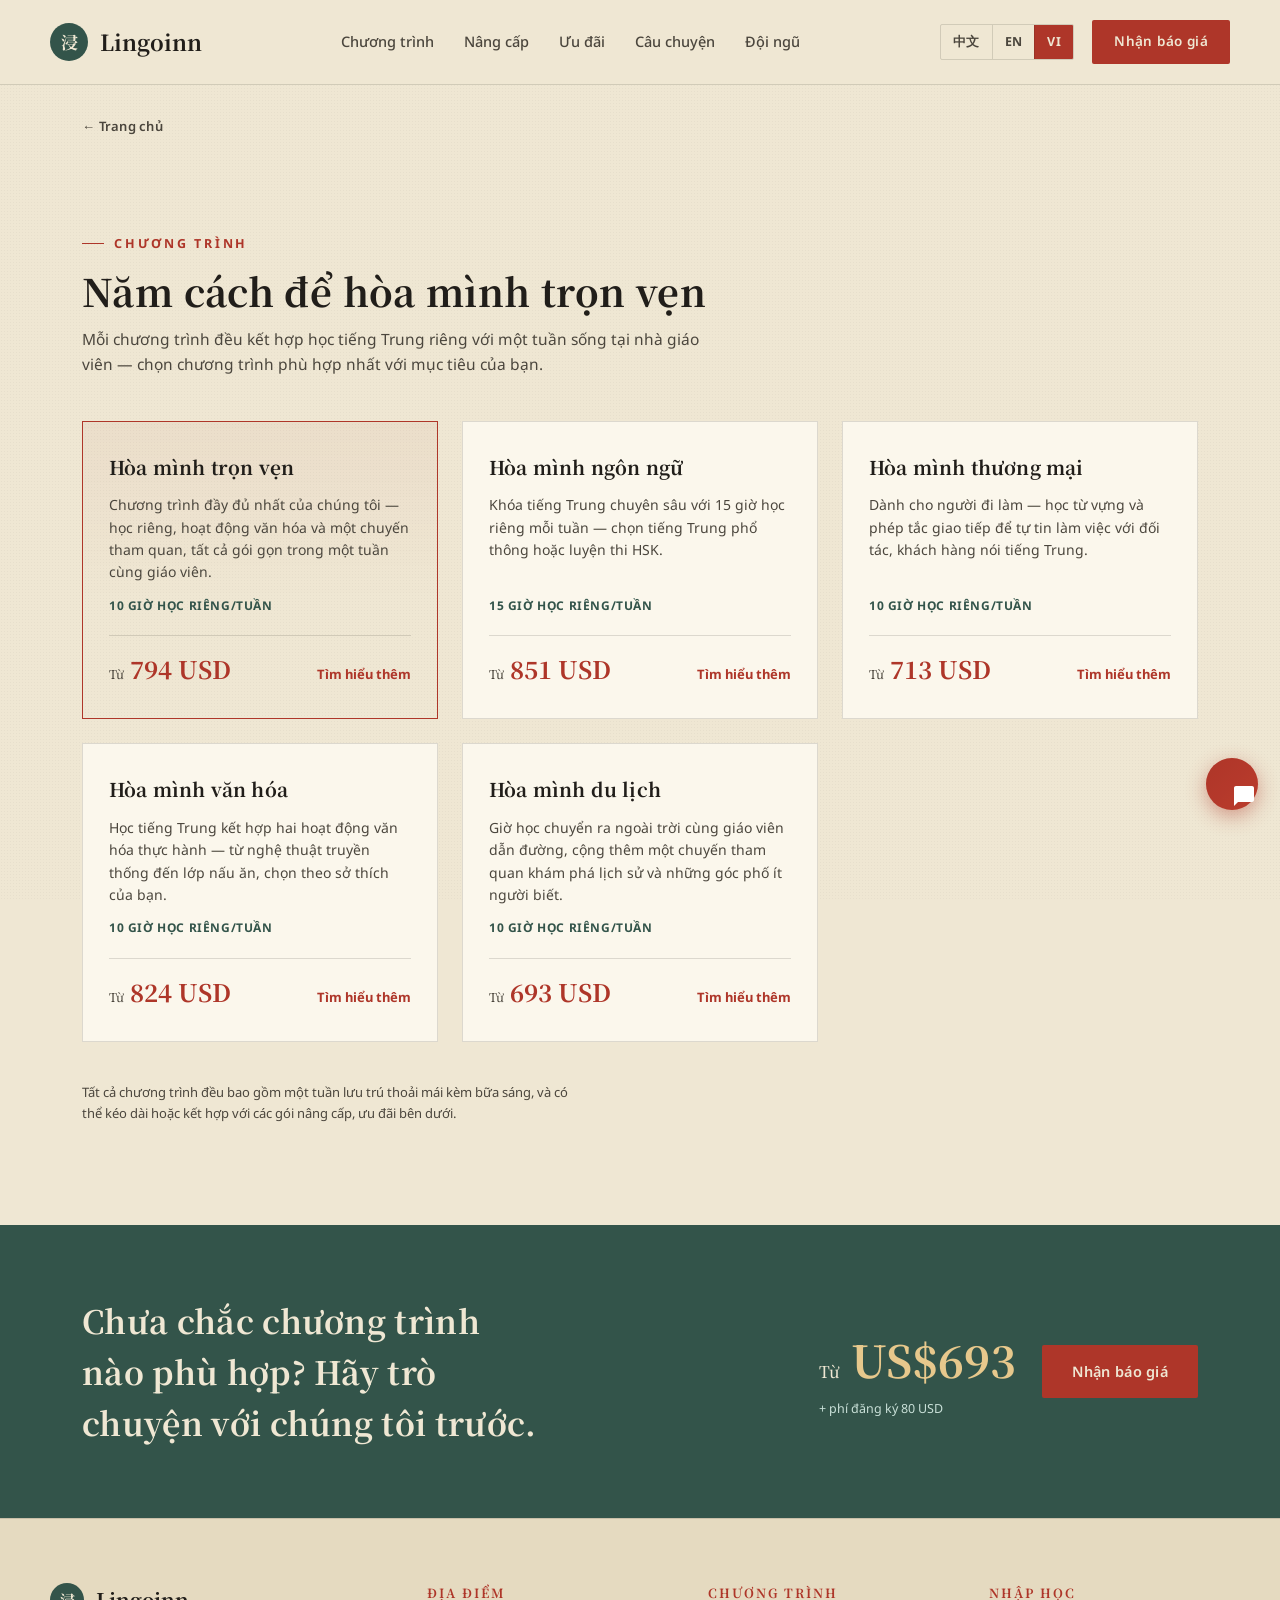
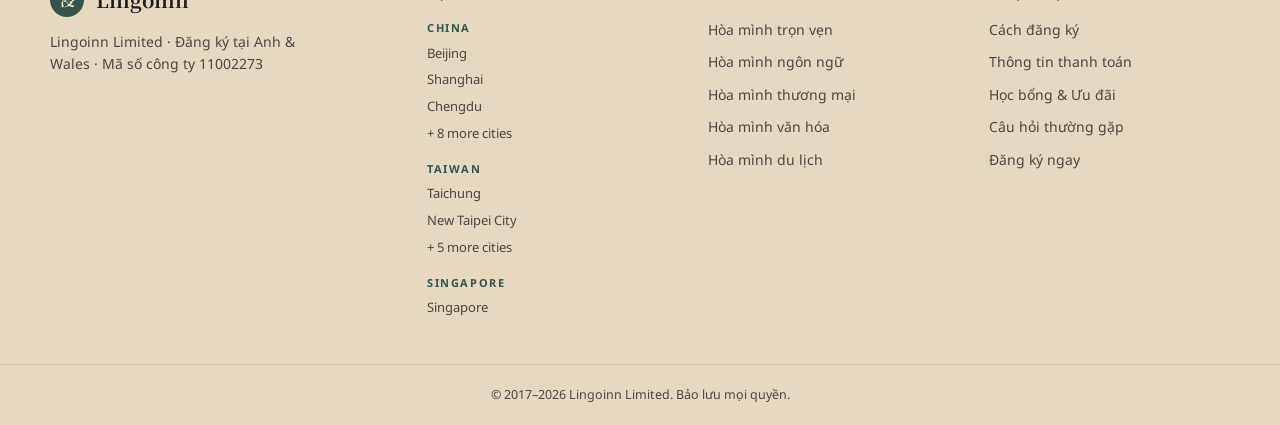
<file: programmes.html>
<!DOCTYPE html>
<html lang="vi">
<head>
<meta charset="UTF-8">
<meta name="viewport" content="width=device-width, initial-scale=1">
<title>Programmes — Lingoinn</title>
<link rel="preconnect" href="https://fonts.googleapis.com">
<link rel="preconnect" href="https://fonts.gstatic.com" crossorigin>
<link href="https://fonts.googleapis.com/css2?family=Noto+Serif+TC:wght@400;600;700&family=Noto+Sans:wght@400;500;600;700&display=swap" rel="stylesheet">
<link rel="stylesheet" href="assets/style.css">
<link rel="stylesheet" href="assets/contact-widget.css">
<style>
  .pg-grid{display:grid;grid-template-columns:repeat(3,1fr);gap:24px;}
  @media(max-width:980px){.pg-grid{grid-template-columns:repeat(2,1fr);}}
  @media(max-width:640px){.pg-grid{grid-template-columns:1fr;}}
  .pg-card{background:var(--card);border:1px solid var(--line);padding:30px 26px;display:flex;flex-direction:column;gap:12px;scroll-margin-top:90px;}
  .pg-card.featured{border-color:var(--seal);background:linear-gradient(180deg,rgba(174,54,41,0.05),transparent 60%);}
  .pg-card h3{font-size:19px;font-weight:700;}
  .pg-card p{font-size:14px;color:var(--ink-soft);margin:0;flex-grow:1;}
  .pg-tuition{font-size:12px;letter-spacing:0.05em;text-transform:uppercase;color:var(--jade);font-weight:700;}
  .pg-price-row{display:flex;align-items:baseline;justify-content:space-between;margin-top:8px;border-top:1px solid var(--line);padding-top:14px;}
  .pg-price{font-family:'Noto Serif TC',serif;font-size:24px;font-weight:700;color:var(--seal);}
  .pg-price small{font-size:12px;font-weight:500;color:var(--ink-soft);}
  .pg-learnmore{font-size:13px;font-weight:700;color:var(--seal);}
  .pg-note{margin-top:40px;font-size:13px;color:var(--ink-soft);max-width:70ch;}
</style>
</head>
<body>

<header>
  <div class="wrap nav">
    <a class="brand" href="index.html"><span class="mark">浸</span> Lingoinn</a>
    <nav class="nav-links">
      <a href="index.html" data-i18n="nav.programme">Programme</a>
      <a href="upgrades.html" data-i18n="nav.upgrades">Upgrades</a>
      <a href="discounts.html" data-i18n="nav.discounts">Discounts</a>
      <a href="stories.html" data-i18n="nav.stories">Stories</a>
      <a href="team.html" data-i18n="nav.team">Team</a>
    </nav>
    <div class="nav-right">
      <div class="lang-switch" id="langSwitch">
        <button data-lang="zh">中文</button>
        <button data-lang="en">EN</button>
        <button data-lang="vi">VI</button>
      </div>
      <a class="nav-cta" href="contact.html" data-i18n="nav.cta">Get a Quote</a>
    </div>
  </div>
</header>

<div class="wrap crumb"><a href="index.html" data-i18n="breadcrumb.home">← Home</a></div>

<section class="section-pad">
  <div class="wrap">
    <div class="section-head">
      <div class="eyebrow" data-i18n="pg.eyebrow">Programmes</div>
      <h2 data-i18n="pg.h2">Five ways to immerse yourself</h2>
      <p data-i18n="pg.p">Every programme pairs private Mandarin lessons with a full week living at your teacher's home — choose the one that matches what you want to focus on.</p>
    </div>

    <div class="pg-grid">

      <div class="pg-card featured" id="full">
        <h3 data-i18n="pg.full.title">Full Immersion</h3>
        <p data-i18n="pg.full.desc">Our most complete programme — private lessons, cultural activities and a day trip, all woven into one week with your teacher.</p>
        <div class="pg-tuition" data-i18n="pg.full.tuition">10h private tuition / week</div>
        <div class="pg-price-row">
          <div class="pg-price"><small data-i18n="cta.from">From</small> <span data-i18n="pg.full.price">US$794</span></div>
          <a class="pg-learnmore" href="index.html" data-i18n="pg.learnmore">Learn more</a>
        </div>
      </div>

      <div class="pg-card" id="language">
        <h3 data-i18n="pg.language.title">Language Immersion</h3>
        <p data-i18n="pg.language.desc">An intensive Mandarin course with 15 hours a week of private lessons — choose General Chinese or focused HSK exam preparation.</p>
        <div class="pg-tuition" data-i18n="pg.language.tuition">15h private tuition / week</div>
        <div class="pg-price-row">
          <div class="pg-price"><small data-i18n="cta.from">From</small> <span data-i18n="pg.language.price">US$851</span></div>
          <a class="pg-learnmore" href="contact.html" data-i18n="pg.learnmore">Learn more</a>
        </div>
      </div>

      <div class="pg-card" id="business">
        <h3 data-i18n="pg.business.title">Business Immersion</h3>
        <p data-i18n="pg.business.desc">Built for professionals — learn the vocabulary and etiquette to work confidently with Chinese-speaking clients and colleagues.</p>
        <div class="pg-tuition" data-i18n="pg.business.tuition">10h private tuition / week</div>
        <div class="pg-price-row">
          <div class="pg-price"><small data-i18n="cta.from">From</small> <span data-i18n="pg.business.price">US$713</span></div>
          <a class="pg-learnmore" href="contact.html" data-i18n="pg.learnmore">Learn more</a>
        </div>
      </div>

      <div class="pg-card" id="cultural">
        <h3 data-i18n="pg.cultural.title">Cultural Immersion</h3>
        <p data-i18n="pg.cultural.desc">Mandarin lessons paired with two hands-on cultural activities — from traditional arts to cooking classes — chosen around your interests.</p>
        <div class="pg-tuition" data-i18n="pg.cultural.tuition">10h private tuition / week</div>
        <div class="pg-price-row">
          <div class="pg-price"><small data-i18n="cta.from">From</small> <span data-i18n="pg.cultural.price">US$824</span></div>
          <a class="pg-learnmore" href="contact.html" data-i18n="pg.learnmore">Learn more</a>
        </div>
      </div>

      <div class="pg-card" id="travel">
        <h3 data-i18n="pg.travel.title">Travel Immersion</h3>
        <p data-i18n="pg.travel.desc">Lessons move outdoors with your teacher as your guide, plus a day trip to explore the city's history and hidden corners.</p>
        <div class="pg-tuition" data-i18n="pg.travel.tuition">10h private tuition / week</div>
        <div class="pg-price-row">
          <div class="pg-price"><small data-i18n="cta.from">From</small> <span data-i18n="pg.travel.price">US$693</span></div>
          <a class="pg-learnmore" href="contact.html" data-i18n="pg.learnmore">Learn more</a>
        </div>
      </div>

    </div>

    <p class="pg-note" data-i18n="pg.note">All programmes include a week of comfortable homestay accommodation with breakfast included, and can be extended or combined with the upgrades and discounts below.</p>
  </div>
</section>

<section class="cta-band" id="quote">
  <div class="wrap cta-inner">
    <h2 data-i18n="cta.h2">Not sure which programme fits? Talk it through with us first.</h2>
    <div class="price-block">
      <div>
        <div class="figure"><small data-i18n="cta.from">From</small> US$693</div>
        <div class="reg" data-i18n="cta.reg">+ US$80 registration fee</div>
      </div>
      <a class="btn-primary" href="contact.html" data-i18n="cta.btn">Get a Quote</a>
    </div>
  </div>
</section>

<footer>
  <div class="wrap footer-grid">
    <div>
      <div class="footer-brand"><span class="mark" style="background:var(--jade);color:var(--paper);width:34px;height:34px;border-radius:50%;display:inline-flex;align-items:center;justify-content:center;font-size:15px;">浸</span>Lingoinn</div>
      <p style="max-width:32ch;color:var(--ink-soft);font-size:14px;" data-i18n="footer.tagline">Hoang Xuan Tuan · Vietnam · Company No. 123456</p>
    </div>

    <div class="footer-col">
      <h4 data-i18n="footer.col1">Locations</h4>
      <div class="footer-loc-group">
        <span class="footer-loc-label">China</span>
        <a href="locations.html#loc-china">Beijing</a>
        <a href="locations.html#loc-china">Shanghai</a>
        <a href="locations.html#loc-china">Chengdu</a>
        <a href="locations.html#loc-china">+ 8 more cities</a>
      </div>
      <div class="footer-loc-group">
        <span class="footer-loc-label">Taiwan</span>
        <a href="locations.html#loc-taiwan">Taichung</a>
        <a href="locations.html#loc-taiwan">New Taipei City</a>
        <a href="locations.html#loc-taiwan">+ 5 more cities</a>
      </div>
      <div class="footer-loc-group">
        <span class="footer-loc-label">Singapore</span>
        <a href="locations.html#loc-singapore">Singapore</a>
      </div>
    </div>

    <div class="footer-col">
      <h4 data-i18n="footer.col2">Programmes</h4>
      <a href="programmes.html" data-i18n="footer.prog1">Full Immersion</a>
      <a href="programmes.html#language" data-i18n="footer.prog2">Language Immersion</a>
      <a href="programmes.html#business" data-i18n="footer.prog3">Business Immersion</a>
      <a href="programmes.html#cultural" data-i18n="footer.prog4">Cultural Immersion</a>
      <a href="programmes.html#travel" data-i18n="footer.prog5">Travel Immersion</a>
    </div>

    <div class="footer-col">
      <h4 data-i18n="footer.col3">Admission</h4>
      <a href="admission.html#apply" data-i18n="footer.adm1">How To Apply</a>
      <a href="admission.html#payment" data-i18n="footer.adm2">Payment Info</a>
      <a href="discounts.html" data-i18n="footer.adm3">Scholarships &amp; Discounts</a>
      <a href="admission.html#faq" data-i18n="footer.adm4">FAQ</a>
      <a href="contact.html" data-i18n="footer.adm5">Apply Now</a>
    </div>
  </div>
  <div class="footer-bottom" data-i18n="footer.bottom">Copyright © 2026</div>
</footer>

<button id="backToTop" aria-label="Back to top" title="Back to top">
  <svg viewBox="0 0 24 24" fill="none" stroke="currentColor" stroke-width="2.4" stroke-linecap="round" stroke-linejoin="round">
    <path d="M12 19V5"></path>
    <path d="M6 11l6-6 6 6"></path>
  </svg>
</button>

<script src="assets/app.js"></script>
<script src="assets/contact-widget.js"></script>
</body>
</html>
</file>
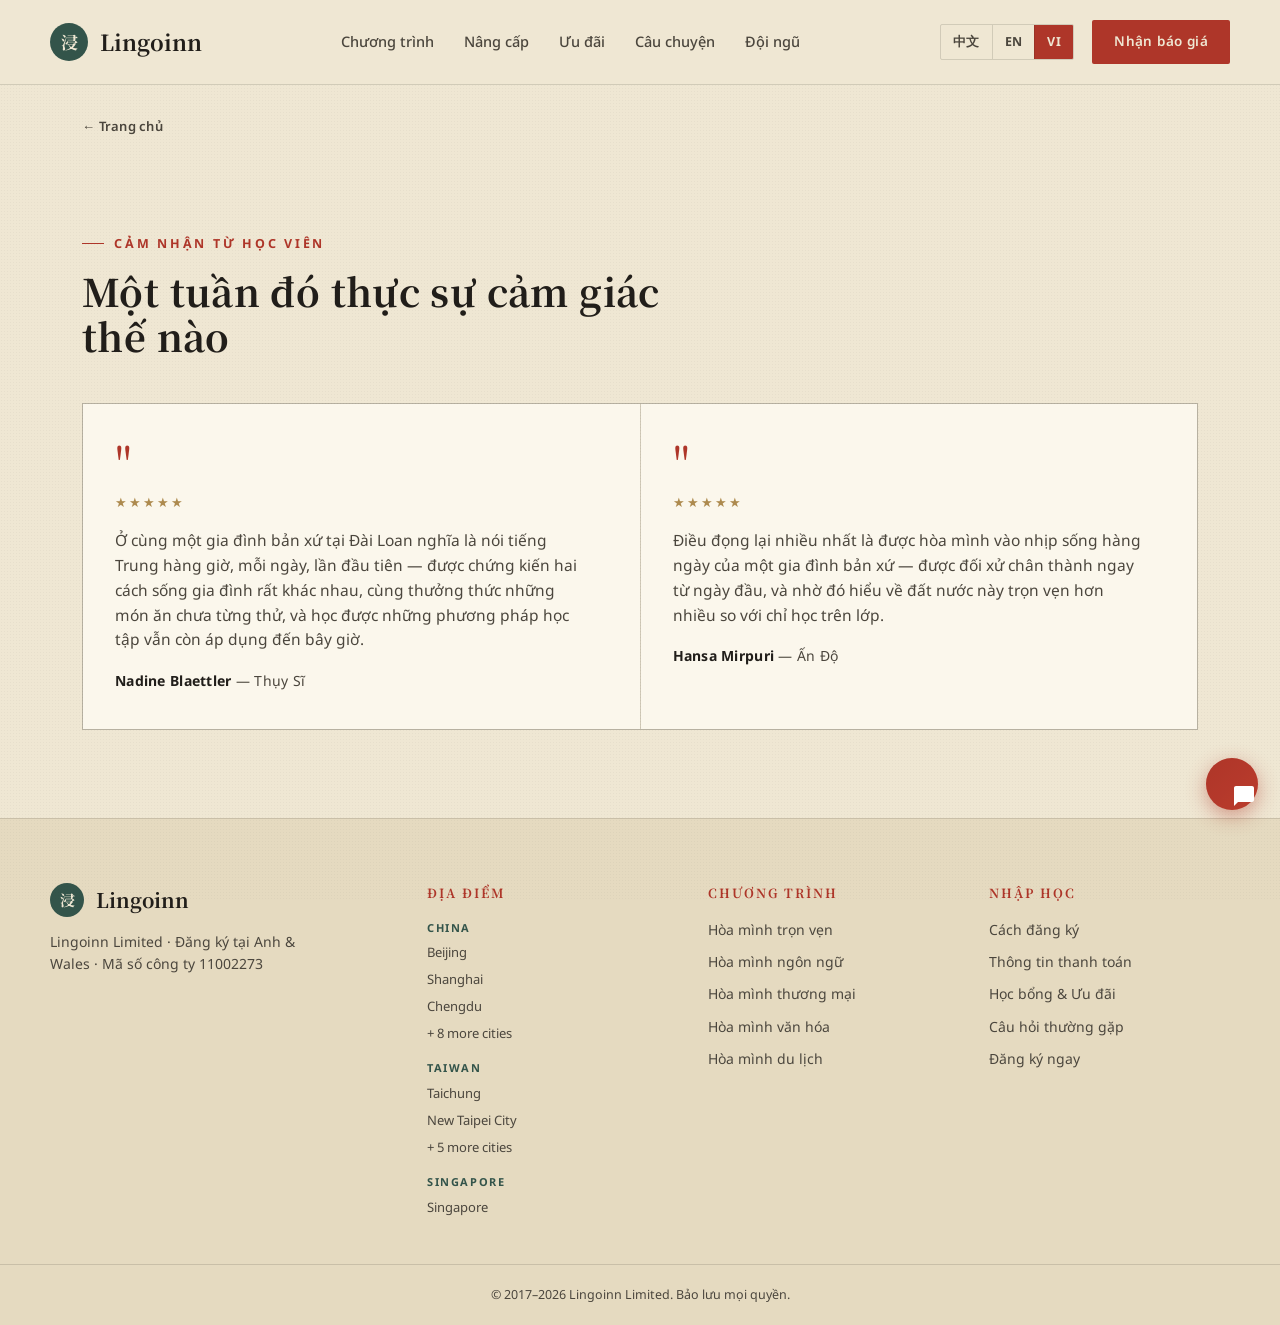
<file: stories.html>
<!DOCTYPE html>
<html lang="vi">
<head>
<meta charset="UTF-8">
<meta name="viewport" content="width=device-width, initial-scale=1">
<title>Student Stories — Lingoinn</title>
<link rel="preconnect" href="https://fonts.googleapis.com">
<link rel="preconnect" href="https://fonts.gstatic.com" crossorigin>
<link href="https://fonts.googleapis.com/css2?family=Noto+Serif+TC:wght@400;600;700&family=Noto+Sans:wght@400;500;600;700&display=swap" rel="stylesheet">
<link rel="stylesheet" href="assets/style.css">
<link rel="stylesheet" href="assets/contact-widget.css">
</head>
<body>

<header>
  <div class="wrap nav">
    <a class="brand" href="index.html"><span class="mark">浸</span> Lingoinn</a>
    <nav class="nav-links">
      <a href="index.html" data-i18n="nav.programme">Programme</a>
      <a href="upgrades.html" data-i18n="nav.upgrades">Upgrades</a>
      <a href="discounts.html" data-i18n="nav.discounts">Discounts</a>
      <a href="stories.html" data-i18n="nav.stories">Stories</a>
      <a href="team.html" data-i18n="nav.team">Team</a>
    </nav>
    <div class="nav-right">
      <div class="lang-switch" id="langSwitch">
        <button data-lang="zh">中文</button>
        <button data-lang="en">EN</button>
        <button data-lang="vi">VI</button>
      </div>
      <a class="nav-cta" href="contact.html" data-i18n="nav.cta">Get a Quote</a>
    </div>
  </div>
</header>

<div class="wrap crumb"><a href="index.html" data-i18n="breadcrumb.home">&larr; Home</a></div>
<section id="stories" class="section-pad">
  <div class="wrap">
    <div class="section-head">
      <div class="eyebrow" data-i18n="stories.eyebrow">Hear From Our Students</div>
      <h2 data-i18n="stories.h2">What the week actually feels like</h2>
    </div>
  </div>
  <div class="wrap">
    <div class="testi-grid">
      <div class="testi-card">
        <div class="testi-mark">"</div>
        <div class="stars">★★★★★</div>
        <p class="quote" data-i18n="testi.1.quote">Staying with a host family in Taiwan meant speaking Mandarin for hours, every day, for the first time — sitting in on two very different family lives, sharing meals and dishes she'd never tried before, and picking up study habits she still uses now.</p>
        <div class="testi-name">Nadine Blaettler <span data-i18n="testi.1.country">— Switzerland</span></div>
      </div>
      <div class="testi-card">
        <div class="testi-mark">"</div>
        <div class="stars">★★★★★</div>
        <p class="quote" data-i18n="testi.2.quote">What stood out most was how much of the culture came through simply living inside a host family's daily rhythm — treated with real kindness from day one, and left with a fuller sense of the country than lessons alone could give.</p>
        <div class="testi-name">Hansa Mirpuri <span data-i18n="testi.2.country">— India</span></div>
      </div>
    </div>
  </div>
</section>

<footer>
  <div class="wrap footer-grid">
    <div>
      <div class="footer-brand"><span class="mark" style="background:var(--jade);color:var(--paper);width:34px;height:34px;border-radius:50%;display:inline-flex;align-items:center;justify-content:center;font-size:15px;">浸</span>Lingoinn</div>
      <p style="max-width:32ch;color:var(--ink-soft);font-size:14px;" data-i18n="footer.tagline">Hoang Xuan Tuan · Vietnam · Company No. 123456</p>
    </div>

    <div class="footer-col">
      <h4 data-i18n="footer.col1">Locations</h4>
      <div class="footer-loc-group">
        <span class="footer-loc-label">China</span>
        <a href="locations.html#loc-china">Beijing</a>
        <a href="locations.html#loc-china">Shanghai</a>
        <a href="locations.html#loc-china">Chengdu</a>
        <a href="locations.html#loc-china">+ 8 more cities</a>
      </div>
      <div class="footer-loc-group">
        <span class="footer-loc-label">Taiwan</span>
        <a href="locations.html#loc-taiwan">Taichung</a>
        <a href="locations.html#loc-taiwan">New Taipei City</a>
        <a href="locations.html#loc-taiwan">+ 5 more cities</a>
      </div>
      <div class="footer-loc-group">
        <span class="footer-loc-label">Singapore</span>
        <a href="locations.html#loc-singapore">Singapore</a>
      </div>
    </div>

    <div class="footer-col">
      <h4 data-i18n="footer.col2">Programmes</h4>
      <a href="programmes.html" data-i18n="footer.prog1">Full Immersion</a>
      <a href="programmes.html#language" data-i18n="footer.prog2">Language Immersion</a>
      <a href="programmes.html#business" data-i18n="footer.prog3">Business Immersion</a>
      <a href="programmes.html#cultural" data-i18n="footer.prog4">Cultural Immersion</a>
      <a href="programmes.html#travel" data-i18n="footer.prog5">Travel Immersion</a>
    </div>

    <div class="footer-col">
      <h4 data-i18n="footer.col3">Admission</h4>
      <a href="admission.html#apply" data-i18n="footer.adm1">How To Apply</a>
      <a href="admission.html#payment" data-i18n="footer.adm2">Payment Info</a>
      <a href="discounts.html" data-i18n="footer.adm3">Scholarships &amp; Discounts</a>
      <a href="admission.html#faq" data-i18n="footer.adm4">FAQ</a>
      <a href="contact.html" data-i18n="footer.adm5">Apply Now</a>
    </div>
  </div>
  <div class="footer-bottom" data-i18n="footer.bottom">Copyright © 2026</div>
</footer>

<button id="backToTop" aria-label="Back to top" title="Back to top">
  <svg viewBox="0 0 24 24" fill="none" stroke="currentColor" stroke-width="2.4" stroke-linecap="round" stroke-linejoin="round">
    <path d="M12 19V5"></path>
    <path d="M6 11l6-6 6 6"></path>
  </svg>
</button>

<script src="assets/app.js"></script>
<script src="assets/contact-widget.js"></script>
</body>
</html>
</file>
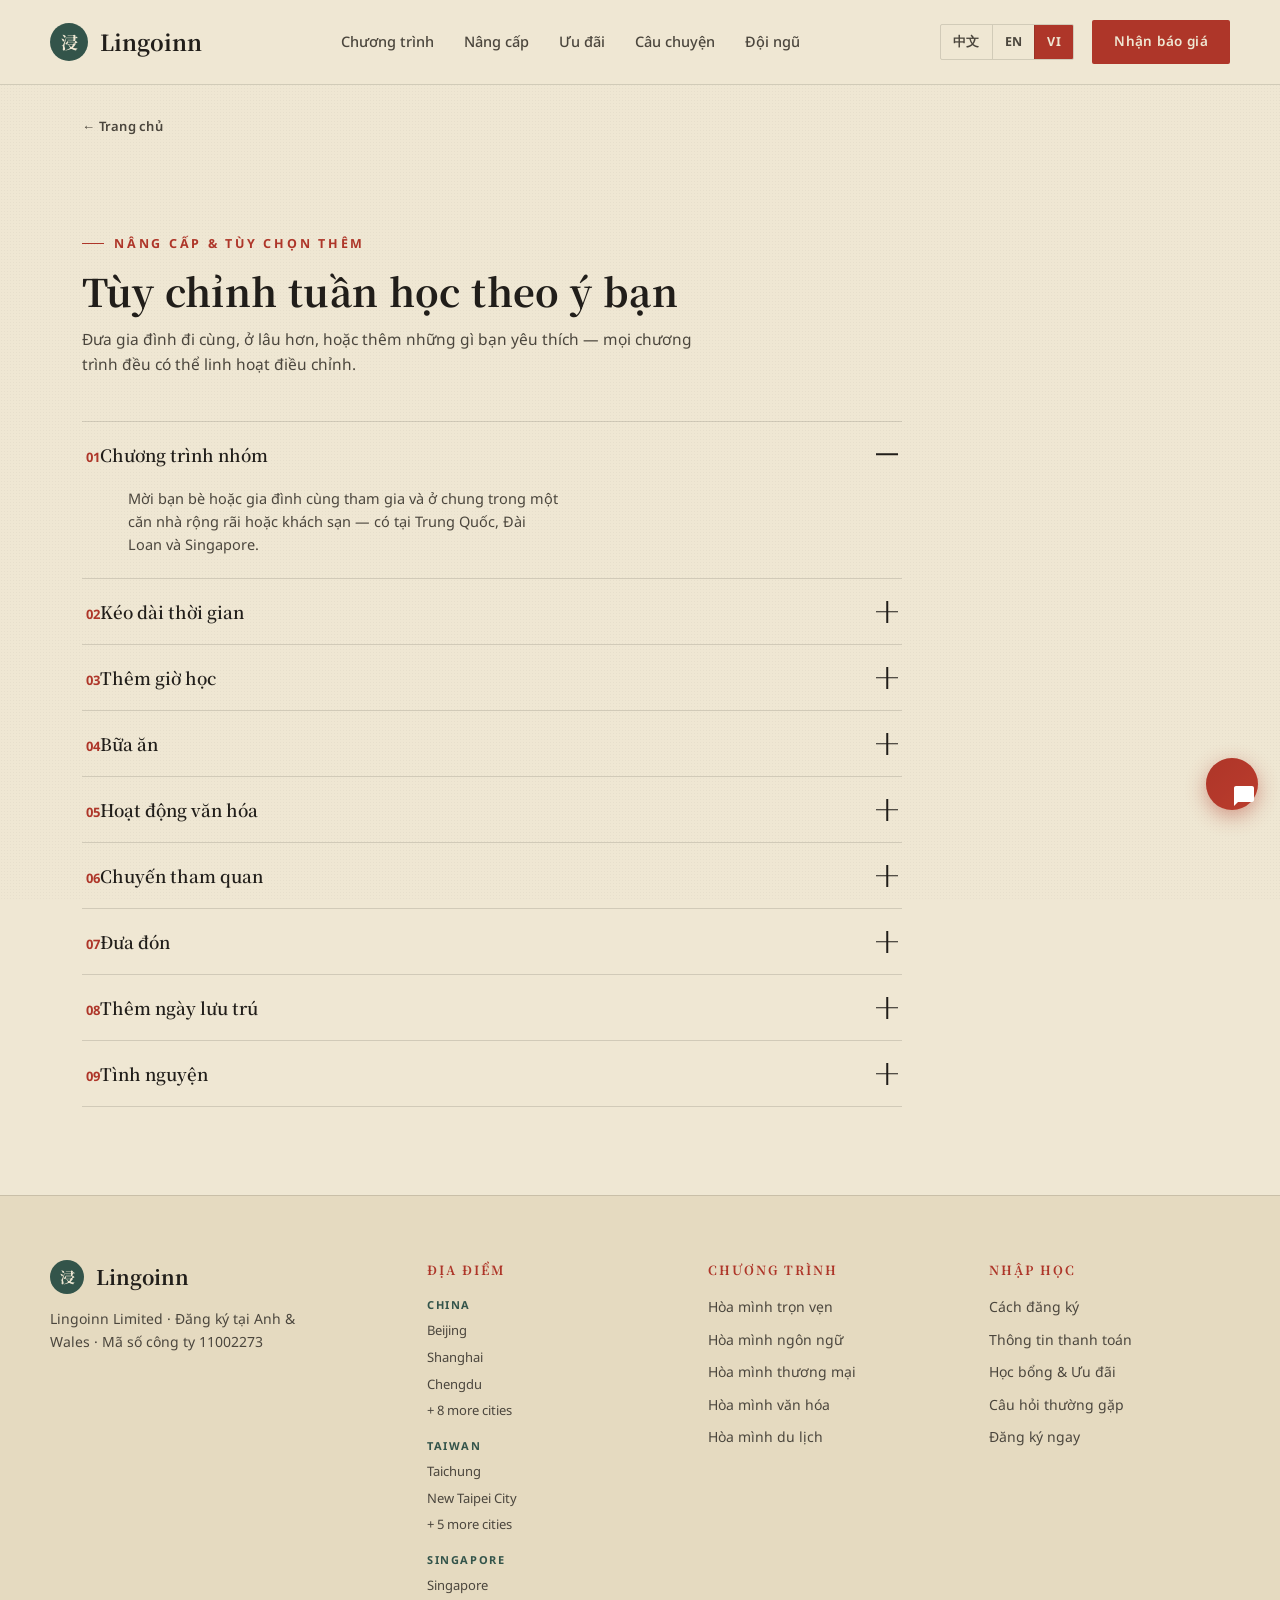
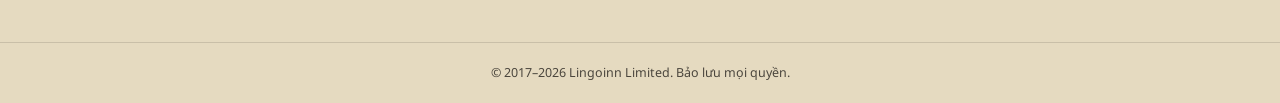
<file: upgrades.html>
<!DOCTYPE html>
<html lang="vi">
<head>
<meta charset="UTF-8">
<meta name="viewport" content="width=device-width, initial-scale=1">
<title>Upgrades & Add-ons — Lingoinn</title>
<link rel="preconnect" href="https://fonts.googleapis.com">
<link rel="preconnect" href="https://fonts.gstatic.com" crossorigin>
<link href="https://fonts.googleapis.com/css2?family=Noto+Serif+TC:wght@400;600;700&family=Noto+Sans:wght@400;500;600;700&display=swap" rel="stylesheet">
<link rel="stylesheet" href="assets/style.css">
<link rel="stylesheet" href="assets/contact-widget.css">
</head>
<body>

<header>
  <div class="wrap nav">
    <a class="brand" href="index.html"><span class="mark">浸</span> Lingoinn</a>
    <nav class="nav-links">
      <a href="index.html" data-i18n="nav.programme">Programme</a>
      <a href="upgrades.html" data-i18n="nav.upgrades">Upgrades</a>
      <a href="discounts.html" data-i18n="nav.discounts">Discounts</a>
      <a href="stories.html" data-i18n="nav.stories">Stories</a>
      <a href="team.html" data-i18n="nav.team">Team</a>
    </nav>
    <div class="nav-right">
      <div class="lang-switch" id="langSwitch">
        <button data-lang="zh">中文</button>
        <button data-lang="en">EN</button>
        <button data-lang="vi">VI</button>
      </div>
      <a class="nav-cta" href="contact.html" data-i18n="nav.cta">Get a Quote</a>
    </div>
  </div>
</header>

<div class="wrap crumb"><a href="index.html" data-i18n="breadcrumb.home">&larr; Home</a></div>
<section id="upgrades" class="section-pad">
  <div class="wrap">
    <div class="section-head">
      <div class="eyebrow" data-i18n="upgrades.eyebrow">Upgrades &amp; Add-ons</div>
      <h2 data-i18n="upgrades.h2">Shape the week around you</h2>
      <p data-i18n="upgrades.p">Bring family, stay longer, or simply add more of what you already love — every programme can flex.</p>
    </div>
    <div class="accordion" id="accordion">
      <div class="acc-item open">
        <button class="acc-btn"><span><span class="idx">01</span><span data-i18n="acc.1.title">Group programme</span></span><span class="acc-plus"></span></button>
        <div class="acc-panel" style="max-height:140px;"><p data-i18n="acc.1.desc">Bring friends or family and share accommodation in a spacious home or hotel — available across China, Taiwan and Singapore.</p></div>
      </div>
      <div class="acc-item">
        <button class="acc-btn"><span><span class="idx">02</span><span data-i18n="acc.2.title">Longer duration</span></span><span class="acc-plus"></span></button>
        <div class="acc-panel"><p data-i18n="acc.2.desc">Extend to four weeks with the same teacher, or split your stay across teachers and cities.</p></div>
      </div>
      <div class="acc-item">
        <button class="acc-btn"><span><span class="idx">03</span><span data-i18n="acc.3.title">More lesson hours</span></span><span class="acc-plus"></span></button>
        <div class="acc-panel"><p data-i18n="acc.3.desc">Add 5 or 10 extra hours a week to push your Mandarin further, faster.</p></div>
      </div>
      <div class="acc-item">
        <button class="acc-btn"><span><span class="idx">04</span><span data-i18n="acc.4.title">Meals</span></span><span class="acc-plus"></span></button>
        <div class="acc-panel"><p data-i18n="acc.4.desc">Upgrade to half-board or full-board for a complete home-cooked Chinese culinary experience.</p></div>
      </div>
      <div class="acc-item">
        <button class="acc-btn"><span><span class="idx">05</span><span data-i18n="acc.5.title">Cultural activity</span></span><span class="acc-plus"></span></button>
        <div class="acc-panel"><p data-i18n="acc.5.desc">Add a second activity, or repeat your favourite one, to go deeper into the culture.</p></div>
      </div>
      <div class="acc-item">
        <button class="acc-btn"><span><span class="idx">06</span><span data-i18n="acc.6.title">Day trip</span></span><span class="acc-plus"></span></button>
        <div class="acc-panel"><p data-i18n="acc.6.desc">Book additional excursions to see more of the city and region around you.</p></div>
      </div>
      <div class="acc-item">
        <button class="acc-btn"><span><span class="idx">07</span><span data-i18n="acc.7.title">Transfer</span></span><span class="acc-plus"></span></button>
        <div class="acc-panel"><p data-i18n="acc.7.desc">Add airport pick-up and drop-off — especially recommended for first-time visitors to China or Taiwan.</p></div>
      </div>
      <div class="acc-item">
        <button class="acc-btn"><span><span class="idx">08</span><span data-i18n="acc.8.title">Additional day</span></span><span class="acc-plus"></span></button>
        <div class="acc-panel"><p data-i18n="acc.8.desc">Homestays run a minimum of seven days with Saturday or Sunday check-in/out. Extra days can be added at $200 per day.</p></div>
      </div>
      <div class="acc-item">
        <button class="acc-btn"><span><span class="idx">09</span><span data-i18n="acc.9.title">Volunteering</span></span><span class="acc-plus"></span></button>
        <div class="acc-panel"><p data-i18n="acc.9.desc">Join a local charity partner on environmental or community-development projects during your stay.</p></div>
      </div>
    </div>
  </div>
</section>

<footer>
  <div class="wrap footer-grid">
    <div>
      <div class="footer-brand"><span class="mark" style="background:var(--jade);color:var(--paper);width:34px;height:34px;border-radius:50%;display:inline-flex;align-items:center;justify-content:center;font-size:15px;">浸</span>Lingoinn</div>
      <p style="max-width:32ch;color:var(--ink-soft);font-size:14px;" data-i18n="footer.tagline">Hoang Xuan Tuan · Vietnam · Company No. 123456</p>
    </div>

    <div class="footer-col">
      <h4 data-i18n="footer.col1">Locations</h4>
      <div class="footer-loc-group">
        <span class="footer-loc-label">China</span>
        <a href="locations.html#loc-china">Beijing</a>
        <a href="locations.html#loc-china">Shanghai</a>
        <a href="locations.html#loc-china">Chengdu</a>
        <a href="locations.html#loc-china">+ 8 more cities</a>
      </div>
      <div class="footer-loc-group">
        <span class="footer-loc-label">Taiwan</span>
        <a href="locations.html#loc-taiwan">Taichung</a>
        <a href="locations.html#loc-taiwan">New Taipei City</a>
        <a href="locations.html#loc-taiwan">+ 5 more cities</a>
      </div>
      <div class="footer-loc-group">
        <span class="footer-loc-label">Singapore</span>
        <a href="locations.html#loc-singapore">Singapore</a>
      </div>
    </div>

    <div class="footer-col">
      <h4 data-i18n="footer.col2">Programmes</h4>
      <a href="programmes.html" data-i18n="footer.prog1">Full Immersion</a>
      <a href="programmes.html#language" data-i18n="footer.prog2">Language Immersion</a>
      <a href="programmes.html#business" data-i18n="footer.prog3">Business Immersion</a>
      <a href="programmes.html#cultural" data-i18n="footer.prog4">Cultural Immersion</a>
      <a href="programmes.html#travel" data-i18n="footer.prog5">Travel Immersion</a>
    </div>

    <div class="footer-col">
      <h4 data-i18n="footer.col3">Admission</h4>
      <a href="admission.html#apply" data-i18n="footer.adm1">How To Apply</a>
      <a href="admission.html#payment" data-i18n="footer.adm2">Payment Info</a>
      <a href="discounts.html" data-i18n="footer.adm3">Scholarships &amp; Discounts</a>
      <a href="admission.html#faq" data-i18n="footer.adm4">FAQ</a>
      <a href="contact.html" data-i18n="footer.adm5">Apply Now</a>
    </div>
  </div>
  <div class="footer-bottom" data-i18n="footer.bottom">Copyright © 2026</div>
</footer>

<button id="backToTop" aria-label="Back to top" title="Back to top">
  <svg viewBox="0 0 24 24" fill="none" stroke="currentColor" stroke-width="2.4" stroke-linecap="round" stroke-linejoin="round">
    <path d="M12 19V5"></path>
    <path d="M6 11l6-6 6 6"></path>
  </svg>
</button>

<script src="assets/app.js"></script>
<script src="assets/contact-widget.js"></script>
</body>
</html>
</file>
<file: assets/style.css>
:root{
    --paper:#EFE7D3;
    --paper-deep:#E5DAC0;
    --card:#FBF7EC;
    --ink:#211E1A;
    --ink-soft:#4B463D;
    --seal:#AE3629;
    --seal-dark:#8C2A20;
    --jade:#33544A;
    --jade-light:#4C7267;
    --gold:#AD8A4E;
    --line:rgba(33,30,26,0.14);
    --maxw:1180px;
  }
  *{box-sizing:border-box;}
  html{scroll-behavior:smooth;}
  body{
    margin:0;background:var(--paper);color:var(--ink);
    font-family:'Noto Sans',sans-serif;line-height:1.6;
    -webkit-font-smoothing:antialiased;
  }
  body::before{
    content:"";position:fixed;inset:0;pointer-events:none;
    background-image:radial-gradient(rgba(33,30,26,0.035) 1px, transparent 1px);
    background-size:3px 3px;z-index:0;
  }
  h1,h2,h3,h4{font-family:'Noto Serif TC',serif;margin:0;color:var(--ink);letter-spacing:0.01em;}
  a{color:inherit;text-decoration:none;}
  img{max-width:100%;display:block;}
  .wrap{max-width:var(--maxw);margin:0 auto;padding:0 32px;}
  @media (max-width:640px){ .wrap{padding:0 20px;} }

  .eyebrow{
    display:inline-flex;align-items:center;gap:10px;
    font-size:12.5px;letter-spacing:0.22em;text-transform:uppercase;
    color:var(--seal);font-weight:700;margin-bottom:14px;
  }
  .eyebrow::before{content:"";width:22px;height:1px;background:var(--seal);display:inline-block;}

  .seal{
    --sz:88px;width:var(--sz);height:var(--sz);
    border:2.5px solid var(--seal);border-radius:6px;color:var(--seal);
    display:flex;align-items:center;justify-content:center;
    font-family:'Noto Serif TC',serif;font-weight:700;font-size:15px;line-height:1.15;text-align:center;
    transform:rotate(-6deg);background:rgba(174,54,41,0.05);flex-shrink:0;
    writing-mode:vertical-rl;letter-spacing:0.15em;padding:6px 0;
  }

  /* ---------- header ---------- */
  header{position:relative;z-index:5;background:var(--paper);border-bottom:1px solid var(--line);}
  .nav{display:flex;align-items:center;justify-content:space-between;padding:20px 0;gap:20px;}
  .brand{display:flex;align-items:center;gap:12px;font-family:'Noto Serif TC',serif;font-weight:700;font-size:22px;flex-shrink:0;}
  .brand .mark{
    width:38px;height:38px;border-radius:50%;background:var(--jade);color:var(--paper);
    display:flex;align-items:center;justify-content:center;font-size:17px;font-weight:700;
  }
  .nav-links{display:flex;gap:30px;font-size:14.5px;font-weight:500;color:var(--ink-soft);}
  .nav-links a:hover{color:var(--seal);}
  .nav-right{display:flex;align-items:center;gap:18px;}
  .lang-switch{display:flex;border:1px solid var(--line);border-radius:2px;overflow:hidden;flex-shrink:0;}
  .lang-switch button{
    background:none;border:none;cursor:pointer;padding:8px 12px;
    font-size:12.5px;font-weight:700;letter-spacing:0.03em;color:var(--ink-soft);
    border-left:1px solid var(--line);font-family:'Noto Sans',sans-serif;
  }
  .lang-switch button:first-child{border-left:none;}
  .lang-switch button.active{background:var(--seal);color:var(--paper);}
  .nav-cta{
    background:var(--seal);color:var(--paper);padding:11px 22px;border-radius:2px;
    font-size:13.5px;font-weight:600;letter-spacing:0.03em;white-space:nowrap;
  }
  .nav-cta:hover{background:var(--seal-dark);}
  @media (max-width:900px){ .nav-links{display:none;} }

  /* ---------- hero ---------- */
  .hero{
    position:relative;overflow:hidden;
    background:linear-gradient(180deg, rgba(33,30,26,0.0) 0%, rgba(33,30,26,0.75) 100%), var(--jade);
    color:var(--paper);
  }
  .hero-inner{
    max-width:var(--maxw);margin:0 auto;padding:96px 32px 70px;position:relative;z-index:2;
    display:grid;grid-template-columns:1.15fr 0.85fr;gap:40px;align-items:end;
  }
  @media (max-width:900px){ .hero-inner{grid-template-columns:1fr;} }
  .hero-lines{
    position:absolute;inset:0;opacity:0.16;z-index:1;
    background-image:repeating-linear-gradient(115deg, transparent 0 78px, rgba(239,231,211,0.5) 78px 79px);
  }
  .hero-eyebrow{font-size:12.5px;letter-spacing:0.24em;text-transform:uppercase;color:#D9CFA8;font-weight:600;margin-bottom:18px;}
  .hero h1{font-size:clamp(34px,5.4vw,60px);line-height:1.1;color:var(--paper);font-weight:700;max-width:16ch;}
  .hero h1 em{font-style:normal;color:#E7C88C;}
  .hero p.lead{margin-top:22px;max-width:48ch;color:#DCD5BE;font-size:16.5px;}
  .hero-side{justify-self:end;display:flex;flex-direction:column;align-items:flex-end;gap:18px;}
  .hero-side .seal{background:rgba(239,231,211,0.06);border-color:#E7C88C;color:#E7C88C;}
  .hero-meta{display:flex;gap:22px;margin-top:8px;border-top:1px solid rgba(239,231,211,0.25);padding-top:20px;flex-wrap:wrap;}
  .hero-meta div{font-size:13px;color:#C9C1A6;}
  .hero-meta strong{display:block;font-family:'Noto Serif TC',serif;font-size:21px;color:var(--paper);font-weight:700;}

  section{position:relative;z-index:2;}
  .section-pad{padding:88px 0;}
  .section-head{max-width:640px;margin-bottom:44px;}
  .section-head h2{font-size:clamp(24px,3.4vw,38px);font-weight:700;line-height:1.2;}
  .section-head p{margin-top:14px;color:var(--ink-soft);font-size:15.5px;}
  .divider{height:1px;background:var(--line);max-width:var(--maxw);margin:0 auto;}

  .program-grid{display:grid;grid-template-columns:repeat(5,1fr);gap:1px;background:var(--line);border:1px solid var(--line);}
  @media (max-width:980px){ .program-grid{grid-template-columns:repeat(2,1fr);} }
  @media (max-width:520px){ .program-grid{grid-template-columns:1fr;} }
  .prog-card{background:var(--card);padding:30px 24px;display:flex;flex-direction:column;gap:14px;}
  .prog-num{font-family:'Noto Serif TC',serif;font-size:13px;color:var(--seal);font-weight:700;letter-spacing:0.05em;}
  .prog-card h3{font-size:17px;font-weight:700;}
  .prog-card p{font-size:14px;color:var(--ink-soft);margin:0;}

  .accordion{max-width:820px;}
  .acc-item{border-bottom:1px solid var(--line);}
  .acc-item:first-child{border-top:1px solid var(--line);}
  .acc-btn{
    width:100%;background:none;border:none;cursor:pointer;
    display:flex;align-items:center;justify-content:space-between;padding:20px 4px;
    font-family:'Noto Serif TC',serif;font-size:17px;font-weight:600;color:var(--ink);text-align:left;gap:20px;
  }
  .acc-btn .idx{color:var(--seal);font-family:'Noto Sans',sans-serif;font-size:13px;font-weight:700;min-width:26px;}
  .acc-plus{width:22px;height:22px;flex-shrink:0;position:relative;}
  .acc-plus::before,.acc-plus::after{content:"";position:absolute;background:var(--ink);}
  .acc-plus::before{left:0;top:50%;width:100%;height:1.5px;transform:translateY(-50%);}
  .acc-plus::after{top:0;left:50%;height:100%;width:1.5px;transform:translateX(-50%);transition:transform .25s ease;}
  .acc-item.open .acc-plus::after{transform:translateX(-50%) rotate(90deg);opacity:0;}
  .acc-panel{max-height:0;overflow:hidden;transition:max-height .28s ease;}
  .acc-panel p{padding:0 4px 22px 46px;color:var(--ink-soft);font-size:14.5px;max-width:60ch;margin:0;}

  .discount-grid{display:grid;grid-template-columns:repeat(3,1fr);gap:24px;}
  @media (max-width:820px){ .discount-grid{grid-template-columns:1fr;} }
  .discount-card{background:var(--card);border:1px solid var(--line);padding:30px 26px;}
  .discount-card .pct{font-family:'Noto Serif TC',serif;font-size:38px;font-weight:700;color:var(--jade);}
  .discount-card h3{margin-top:8px;font-size:16px;font-weight:700;}
  .discount-card p{font-size:14px;color:var(--ink-soft);margin-top:8px;}

  .stats-band{background:var(--ink);color:var(--paper);}
  .stats-grid{display:grid;grid-template-columns:repeat(4,1fr);padding:56px 0;}
  @media (max-width:820px){ .stats-grid{grid-template-columns:repeat(2,1fr);gap:36px 0;} }
  .stat{text-align:center;border-left:1px solid rgba(239,231,211,0.15);padding:0 20px;}
  .stat:first-child{border-left:none;}
  @media (max-width:820px){ .stat:nth-child(odd){border-left:none;} }
  .stat strong{display:block;font-family:'Noto Serif TC',serif;font-size:clamp(28px,4vw,42px);color:#E7C88C;font-weight:700;}
  .stat span{font-size:13px;color:#C9C1A6;letter-spacing:0.04em;}

  .testi-grid{display:grid;grid-template-columns:repeat(2,1fr);gap:1px;background:var(--line);border:1px solid var(--line);}
  @media (max-width:820px){ .testi-grid{grid-template-columns:1fr;} }
  .testi-card{background:var(--card);padding:36px 32px;}
  .testi-mark{font-family:'Noto Serif TC',serif;font-size:44px;color:var(--seal);line-height:1;margin-bottom:8px;}
  .testi-card p.quote{font-size:15.5px;color:var(--ink-soft);max-width:52ch;}
  .testi-name{margin-top:18px;font-weight:700;font-size:14px;letter-spacing:0.02em;}
  .testi-name span{color:var(--ink-soft);font-weight:400;}
  .stars{color:var(--gold);font-size:13px;letter-spacing:2px;margin-bottom:12px;}

  .cta-band{background:var(--jade);color:var(--paper);padding:70px 0;}
  .cta-inner{display:flex;align-items:center;justify-content:space-between;gap:30px;flex-wrap:wrap;}
  .cta-inner h2{color:var(--paper);font-size:clamp(22px,3vw,32px);max-width:24ch;}
  .price-block{display:flex;align-items:center;gap:26px;flex-wrap:wrap;}
  .price-block .figure{font-family:'Noto Serif TC',serif;font-size:44px;font-weight:700;color:#E7C88C;}
  .price-block .figure small{font-size:16px;font-weight:500;color:var(--paper);}
  .price-block .reg{font-size:12.5px;color:#C9E0D8;margin-top:4px;}
  .btn-primary{
    background:var(--seal);color:var(--paper);padding:15px 30px;font-weight:600;
    font-size:14.5px;letter-spacing:0.02em;border-radius:2px;white-space:nowrap;
  }
  .btn-primary:hover{background:var(--seal-dark);}

  footer{background:var(--paper-deep);border-top:1px solid var(--line);}
  .footer-grid{display:grid;grid-template-columns:1.4fr 1fr 1fr 1fr;gap:40px;padding:64px 0 40px;}
  @media (max-width:820px){ .footer-grid{grid-template-columns:1fr 1fr;} }
  @media (max-width:520px){ .footer-grid{grid-template-columns:1fr;} }
  .footer-brand{display:flex;align-items:center;gap:12px;font-family:'Noto Serif TC',serif;font-weight:700;font-size:20px;margin-bottom:14px;}
  .footer-col h4{font-size:12.5px;letter-spacing:0.16em;text-transform:uppercase;color:var(--seal);margin-bottom:16px;font-weight:700;}
  .footer-col a{display:block;font-size:14px;color:var(--ink-soft);margin-bottom:10px;}
  .footer-col a:hover{color:var(--ink);}
  /* locations sub-groups */
  .footer-loc-group{margin-bottom:16px;}
  .footer-loc-group:last-child{margin-bottom:0;}
  .footer-loc-label{font-size:11px;letter-spacing:0.14em;text-transform:uppercase;color:var(--jade);font-weight:700;margin-bottom:6px;display:block;}
  .footer-loc-group a{margin-bottom:6px;font-size:13px;}
  .footer-bottom{border-top:1px solid var(--line);padding:20px 0;font-size:12.5px;color:var(--ink-soft);text-align:center;}

  /* ---------- team ---------- */
  .team-sub{font-size:13px;letter-spacing:0.14em;text-transform:uppercase;color:var(--jade);font-weight:700;margin:0 0 18px;}
  .admin-grid{display:grid;grid-template-columns:repeat(3,1fr);gap:26px;margin-bottom:70px;}
  @media (max-width:900px){ .admin-grid{grid-template-columns:repeat(2,1fr);} }
  @media (max-width:560px){ .admin-grid{grid-template-columns:1fr;} }
  .admin-card{background:var(--card);border:1px solid var(--line);overflow:hidden;}
  .admin-photo{width:100%;aspect-ratio:4/5;overflow:hidden;background:var(--paper-deep);}
  .admin-photo img{width:100%;height:100%;object-fit:cover;object-position:top center;}
  .admin-body{padding:20px 22px 24px;}
  .admin-body h3{font-size:17px;font-weight:700;}
  .admin-role{font-size:12.5px;color:var(--seal);font-weight:700;letter-spacing:0.03em;margin-top:4px;}
  .admin-body p{font-size:13.5px;color:var(--ink-soft);margin-top:12px;}

  .teacher-grid{display:grid;grid-template-columns:repeat(6,1fr);gap:18px;}
  @media (max-width:1040px){ .teacher-grid{grid-template-columns:repeat(4,1fr);} }
  @media (max-width:700px){ .teacher-grid{grid-template-columns:repeat(3,1fr);} }
  @media (max-width:460px){ .teacher-grid{grid-template-columns:repeat(2,1fr);} }
  .teacher-card{background:var(--card);border:1px solid var(--line);}
  .teacher-photo{width:100%;aspect-ratio:3/4;overflow:hidden;background:var(--paper-deep);}
  .teacher-photo img{width:100%;height:100%;object-fit:cover;object-position:top center;}
  .teacher-meta{padding:12px 12px 16px;}
  .teacher-meta h4{font-family:'Noto Serif TC',serif;font-size:13.5px;font-weight:700;line-height:1.3;}
  .teacher-meta span{display:block;font-size:11.5px;color:var(--ink-soft);margin-top:4px;letter-spacing:0.02em;}
  .team-note{margin-top:36px;font-size:12px;color:var(--ink-soft);opacity:0.8;max-width:70ch;}

  /* ---------- back to top ---------- */
  #backToTop{
    position:fixed;right:26px;bottom:26px;z-index:50;
    width:48px;height:48px;border-radius:50%;
    background:var(--seal);color:var(--paper);border:none;cursor:pointer;
    display:flex;align-items:center;justify-content:center;
    box-shadow:0 6px 18px rgba(33,30,26,0.28);
    opacity:0;pointer-events:none;transform:translateY(12px);
    transition:opacity .25s ease, transform .25s ease, background .2s ease;
  }
  #backToTop.show{opacity:1;pointer-events:auto;transform:translateY(0);}
  #backToTop:hover{background:var(--seal-dark);}
  #backToTop svg{width:18px;height:18px;}

  /* ---------- breadcrumb ---------- */
  .crumb{padding:28px 32px 0;}
  .crumb a{font-size:13px;font-weight:600;color:var(--ink-soft);letter-spacing:0.02em;}
  .crumb a:hover{color:var(--seal);}

  /* ---------- contact page ---------- */
  .contact-grid{display:grid;grid-template-columns:1fr 1fr;gap:60px;align-items:start;}
  @media (max-width:820px){ .contact-grid{grid-template-columns:1fr;} }
  .contact-list{list-style:none;margin:0;padding:0;display:flex;flex-direction:column;gap:18px;}
  .contact-list li{display:flex;flex-direction:column;gap:2px;border-bottom:1px solid var(--line);padding-bottom:16px;}
  .contact-list .label{font-size:12px;letter-spacing:0.14em;text-transform:uppercase;color:var(--seal);font-weight:700;}
  .contact-list .value{font-size:16px;color:var(--ink);}
  .contact-form{display:flex;flex-direction:column;gap:14px;}
  .contact-form input, .contact-form textarea{
    width:100%;border:1px solid var(--line);background:var(--card);
    padding:13px 14px;font-family:'Noto Sans',sans-serif;font-size:14.5px;color:var(--ink);border-radius:2px;
  }
  .contact-form textarea{min-height:120px;resize:vertical;}
  .contact-form button{align-self:flex-start;}

  /* ---------- explore teaser cards (index.html) ---------- */
  .discount-card[href]{transition:border-color .2s ease, transform .2s ease;}
  .discount-card[href]:hover{border-color:var(--seal);transform:translateY(-2px);}
  .section-pad.tight .discount-card p{margin-top:2px;color:var(--ink-soft);font-size:12.5px;text-transform:uppercase;letter-spacing:0.08em;font-weight:600;}
</file>
<file: assets/contact-widget.css>
#cw-root {
  position: fixed;
  right: 22px;
  bottom: 90px;
  z-index: 9999;
  display: flex;
  flex-direction: column;
  align-items: center;
  gap: 10px;
}

/* ---------- Toggle button ---------- */
#cw-toggle {
  width: 52px;
  height: 52px;
  border-radius: 50%;
  border: none;
  cursor: pointer;
  background: linear-gradient(135deg, #ae3629 0%, #c0412f 100%);
  color: #fff;
  display: flex;
  align-items: center;
  justify-content: center;
  box-shadow: 0 6px 20px rgba(174, 54, 41, 0.45);
  transition: transform 0.3s cubic-bezier(0.34, 1.56, 0.64, 1),
              box-shadow 0.3s ease;
  position: relative;
  z-index: 2;
  flex-shrink: 0;
}

#cw-toggle:hover {
  transform: scale(1.08);
  box-shadow: 0 10px 28px rgba(174, 54, 41, 0.55);
}

#cw-toggle svg {
  width: 24px;
  height: 24px;
  transition: transform 0.35s cubic-bezier(0.34, 1.56, 0.64, 1),
              opacity 0.2s ease;
  position: absolute;
}

#cw-toggle .cw-icon-chat  { opacity: 1; transform: rotate(0deg) scale(1); }
#cw-toggle .cw-icon-close { opacity: 0; transform: rotate(-90deg) scale(0.6); }

#cw-root.open #cw-toggle .cw-icon-chat  { opacity: 0; transform: rotate(90deg) scale(0.6); }
#cw-root.open #cw-toggle .cw-icon-close { opacity: 1; transform: rotate(0deg) scale(1); }

/* ---------- Items list ---------- */
#cw-items {
  display: flex;
  flex-direction: column;
  align-items: center;
  gap: 10px;
  /* hidden state */
  opacity: 0;
  pointer-events: none;
  transform: translateY(12px) scale(0.92);
  transform-origin: bottom center;
  transition: opacity 0.28s ease, transform 0.32s cubic-bezier(0.34, 1.56, 0.64, 1);
}

#cw-root.open #cw-items {
  opacity: 1;
  pointer-events: auto;
  transform: translateY(0) scale(1);
}

/* Staggered animation for each item */
#cw-items .cw-item:nth-child(1) { transition-delay: 0.04s; }
#cw-items .cw-item:nth-child(2) { transition-delay: 0.08s; }
#cw-items .cw-item:nth-child(3) { transition-delay: 0.12s; }
#cw-items .cw-item:nth-child(4) { transition-delay: 0.16s; }

/* ---------- Single item ---------- */
.cw-item {
  position: relative;
  display: flex;
  align-items: center;
  justify-content: flex-end;
  gap: 10px;
  text-decoration: none !important;
}

.cw-btn {
  width: 48px;
  height: 48px;
  border-radius: 50%;
  display: flex;
  align-items: center;
  justify-content: center;
  color: #fff;
  box-shadow: 0 4px 14px rgba(0,0,0,0.22);
  transition: transform 0.25s cubic-bezier(0.34, 1.56, 0.64, 1),
              box-shadow 0.25s ease;
  flex-shrink: 0;
  overflow: hidden;
}

.cw-btn img {
  width: 28px;
  height: 28px;
  object-fit: contain;
}

.cw-item:hover .cw-btn {
  transform: scale(1.12) translateX(-3px);
  box-shadow: 0 8px 22px rgba(0,0,0,0.3);
}

/* Brand colours */
.cw-btn--messenger { background: #0084FF; }
.cw-btn--zalo      { background: #0068FF; }
.cw-btn--phone     { background: #ff6a00; }
.cw-btn--email     { background: #33544A; }

/* ---------- Tooltip labels ---------- */
.cw-label {
  position: absolute;
  right: 58px;
  background: rgba(33, 30, 26, 0.88);
  color: #EFE7D3;
  font-family: 'Noto Sans', 'Segoe UI', sans-serif;
  font-size: 12px;
  font-weight: 600;
  letter-spacing: 0.03em;
  padding: 5px 10px;
  border-radius: 4px;
  white-space: nowrap;
  pointer-events: none;
  opacity: 0;
  transform: translateX(6px);
  transition: opacity 0.18s ease, transform 0.18s ease;
}

.cw-label::after {
  content: '';
  position: absolute;
  right: -5px;
  top: 50%;
  transform: translateY(-50%);
  border-width: 5px 0 5px 5px;
  border-style: solid;
  border-color: transparent transparent transparent rgba(33,30,26,0.88);
}

.cw-item:hover .cw-label {
  opacity: 1;
  transform: translateX(0);
}

/* ---------- Ripple pulse on toggle ---------- */
#cw-toggle::before {
  content: '';
  position: absolute;
  inset: 0;
  border-radius: 50%;
  background: rgba(174, 54, 41, 0.35);
  animation: cwPulse 2.4s ease-out infinite;
}

@keyframes cwPulse {
  0%   { transform: scale(1); opacity: 0.7; }
  70%  { transform: scale(1.65); opacity: 0; }
  100% { transform: scale(1.65); opacity: 0; }
}

#cw-root.open #cw-toggle::before {
  animation: none;
  opacity: 0;
}

/* ---------- Mobile ---------- */
@media (max-width: 480px) {
  #cw-root { right: 14px; bottom: 80px; }
  .cw-btn  { width: 44px; height: 44px; }
  #cw-toggle { width: 48px; height: 48px; }
}
</file>
